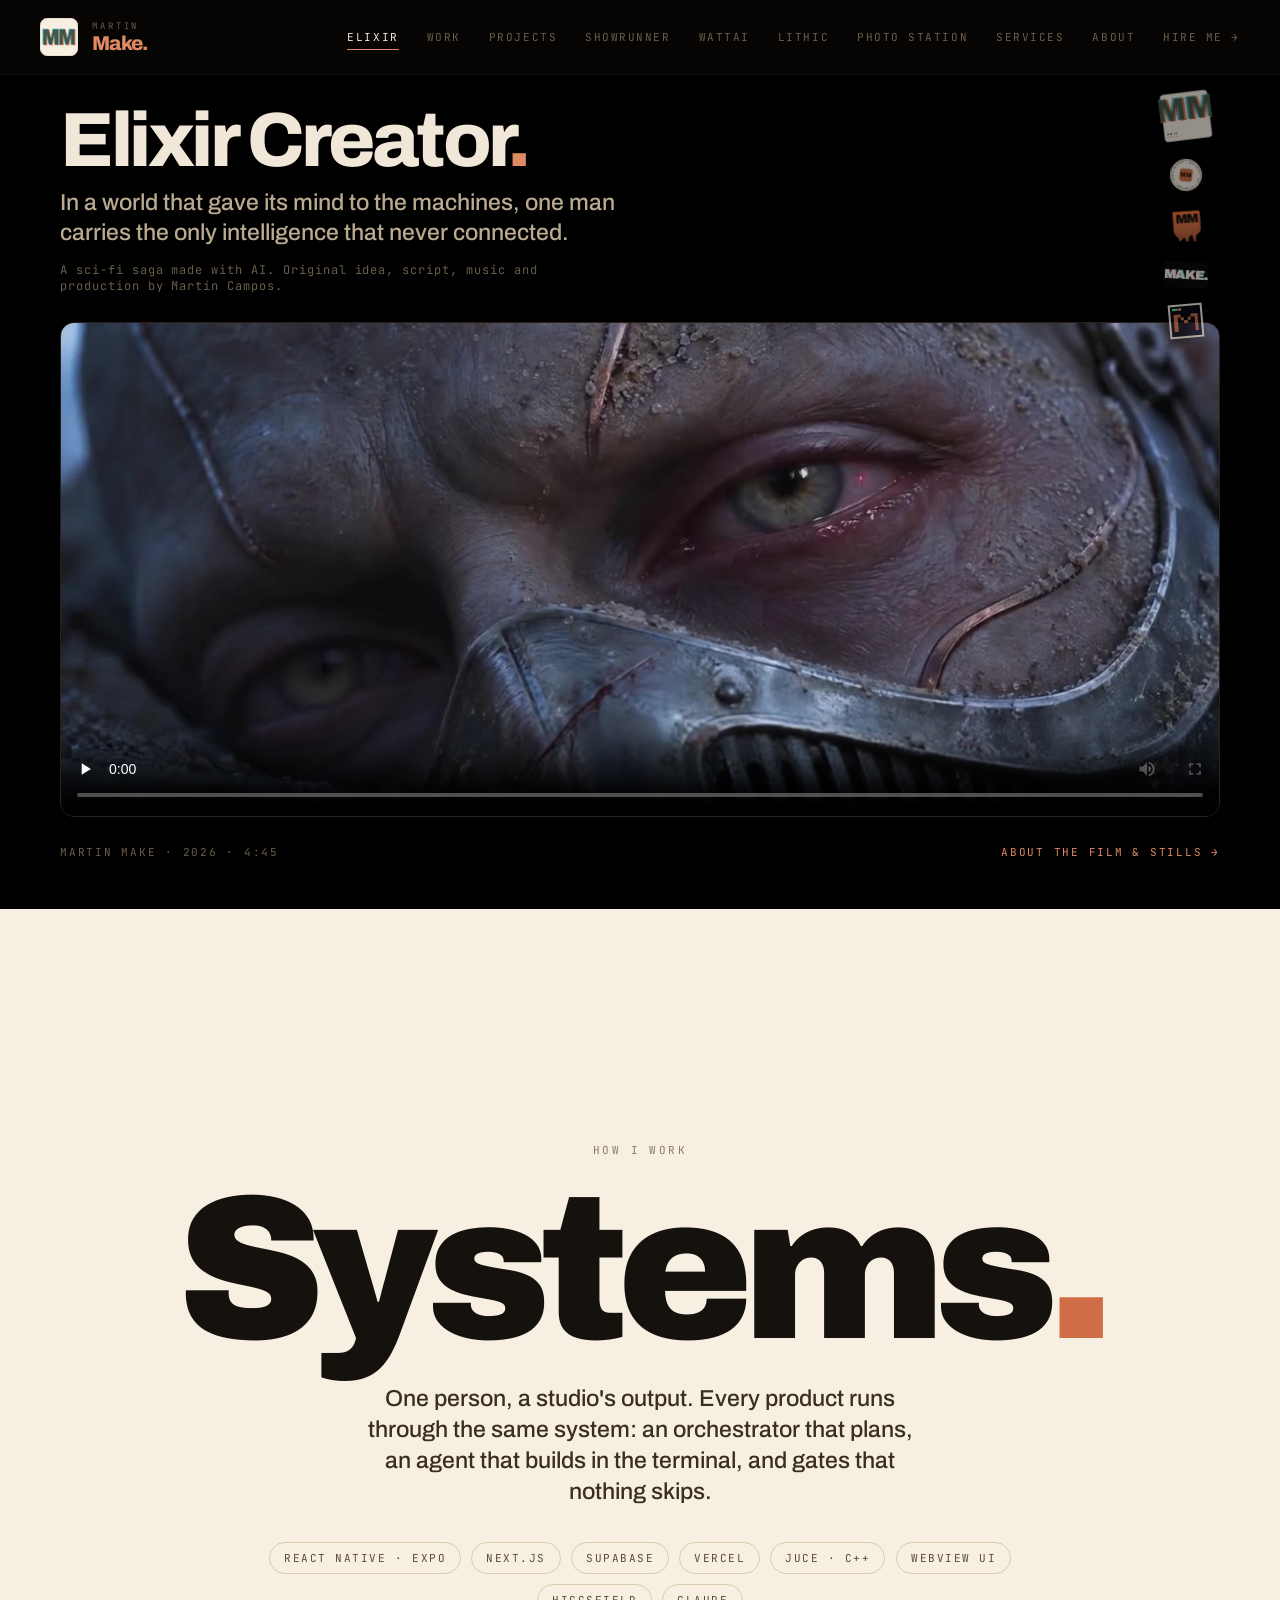
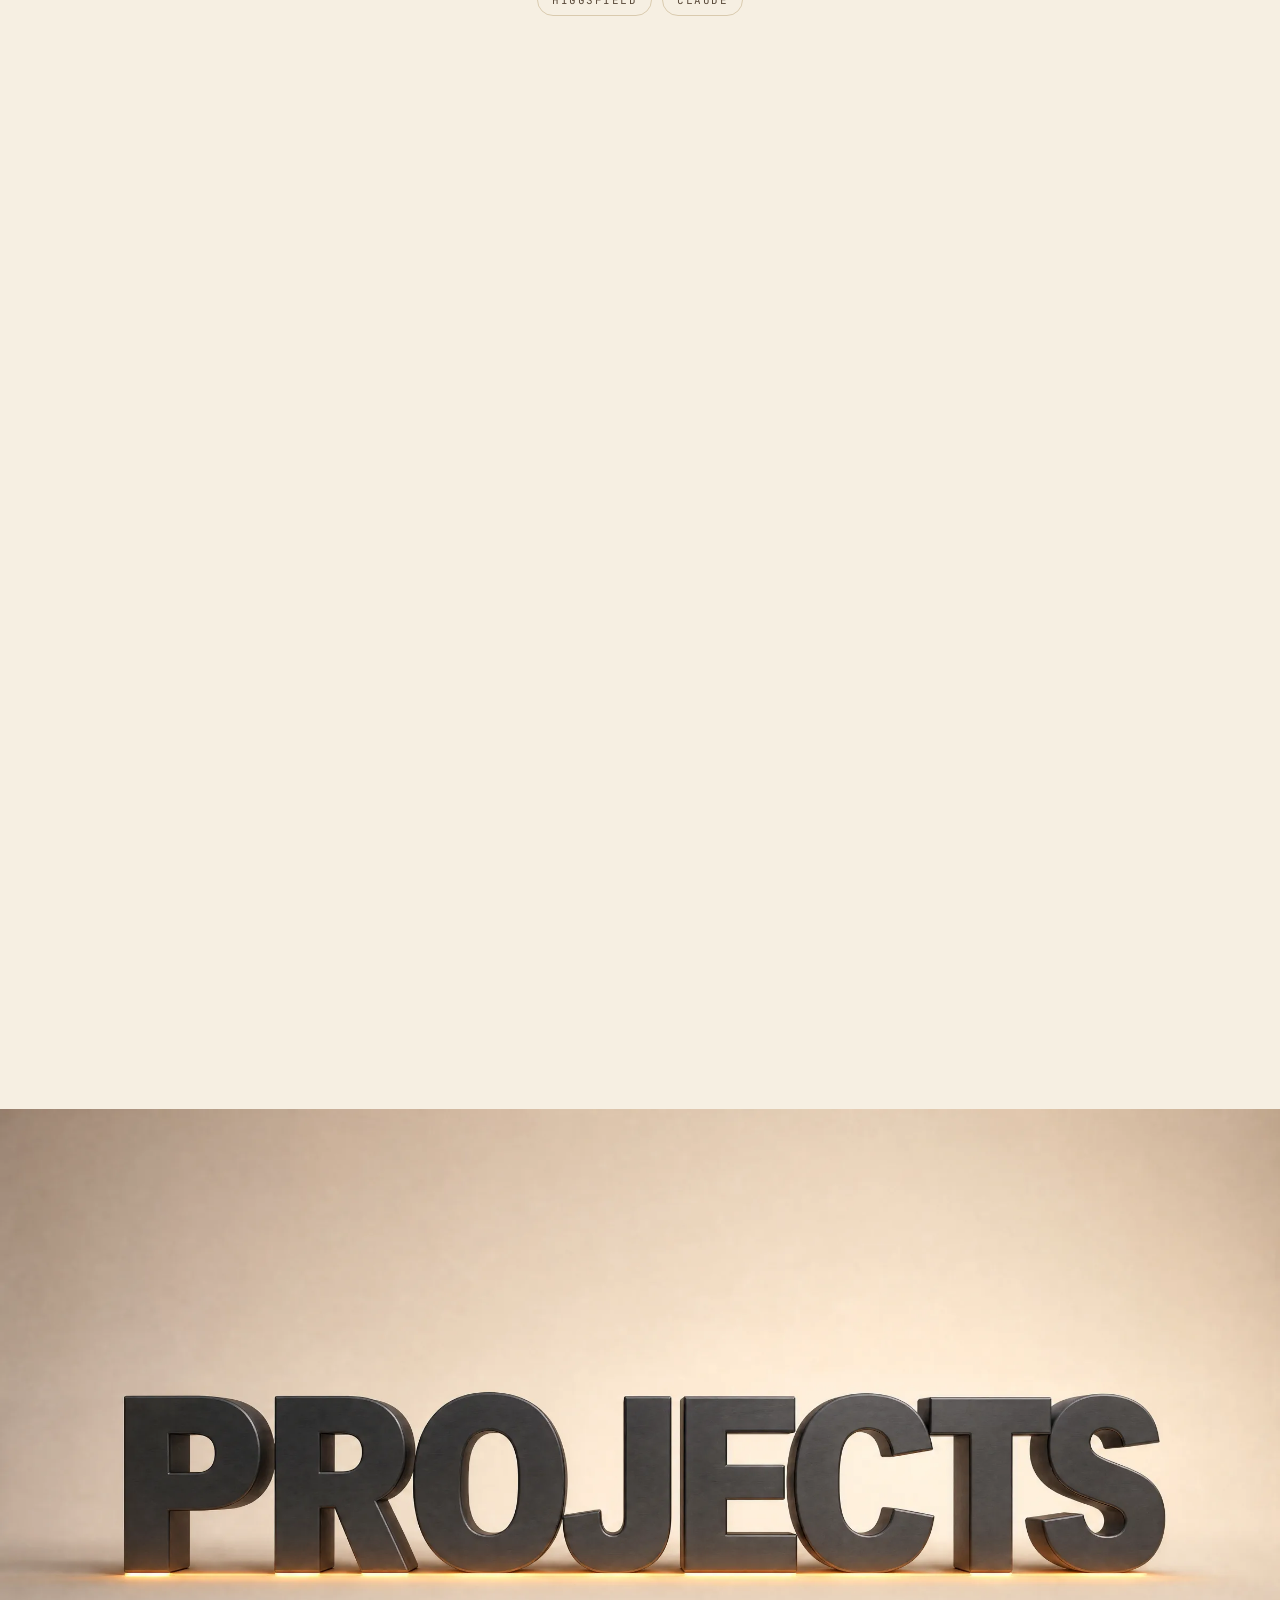
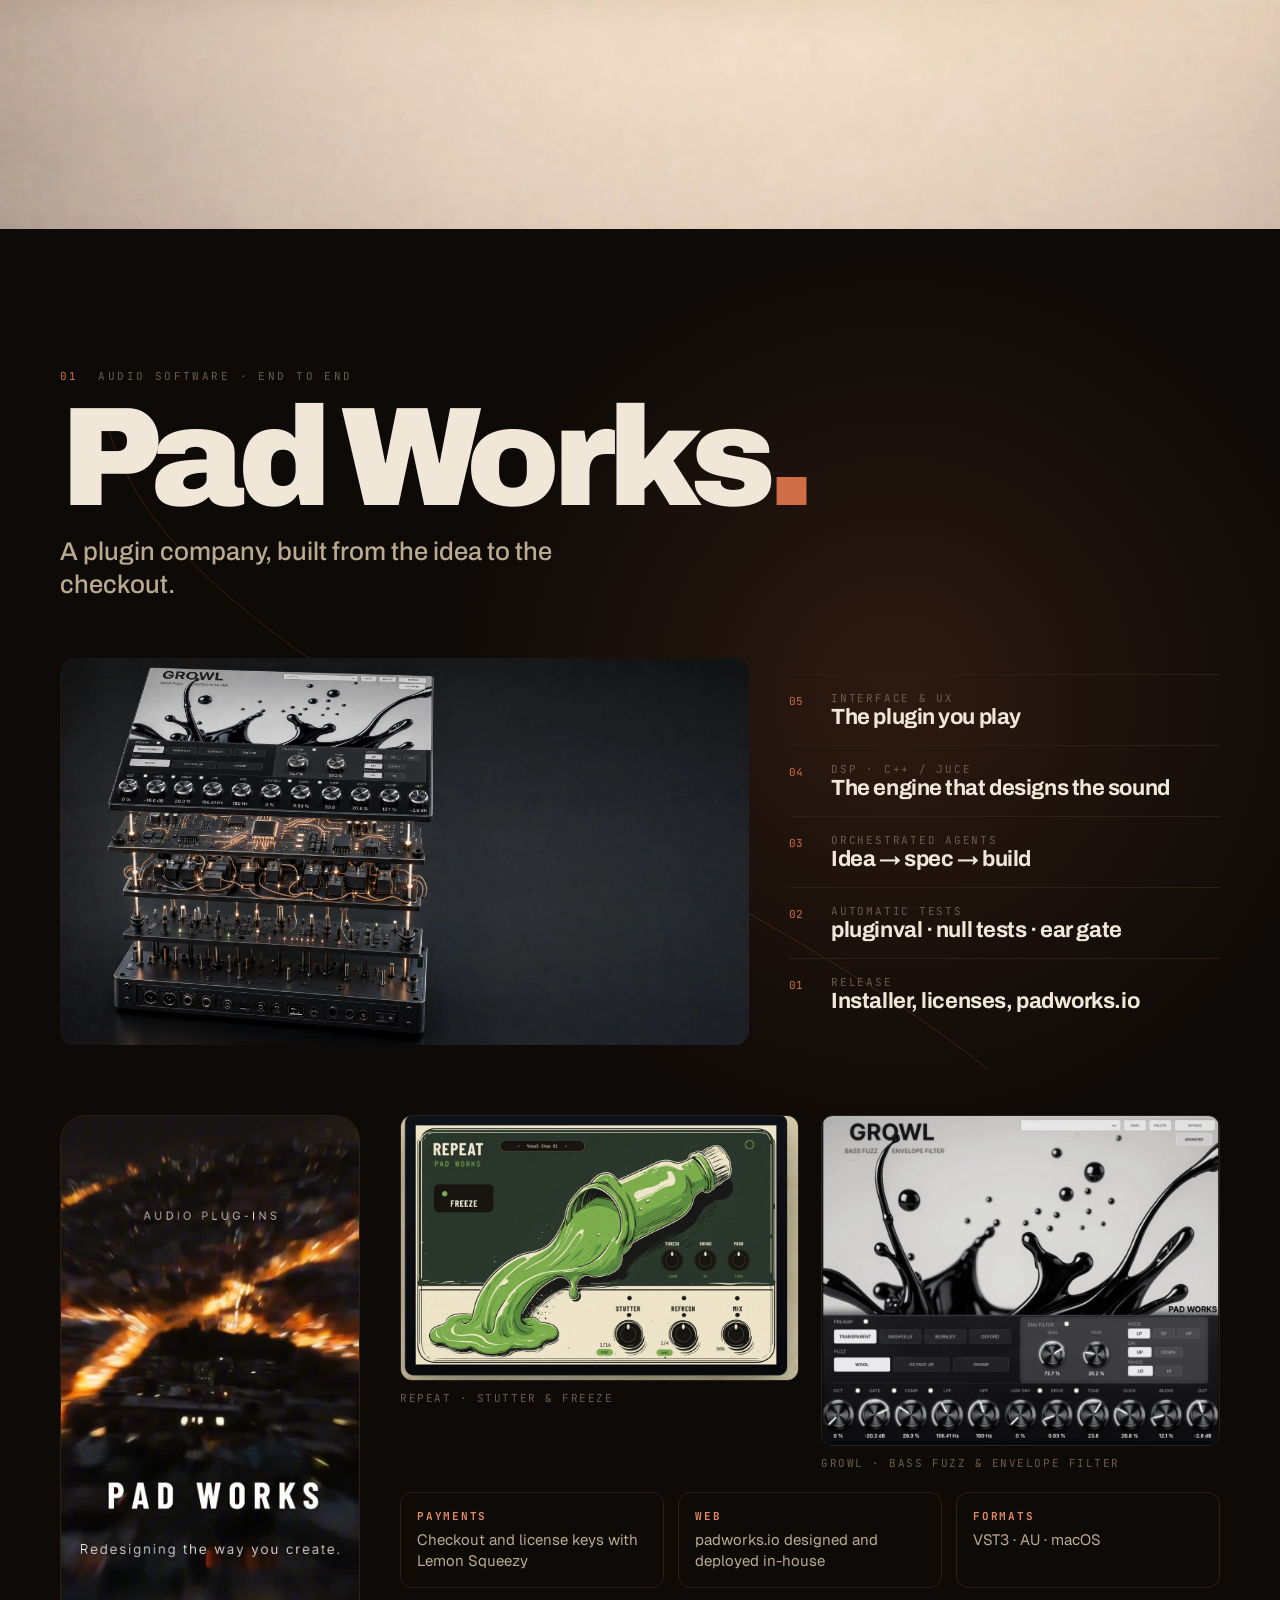
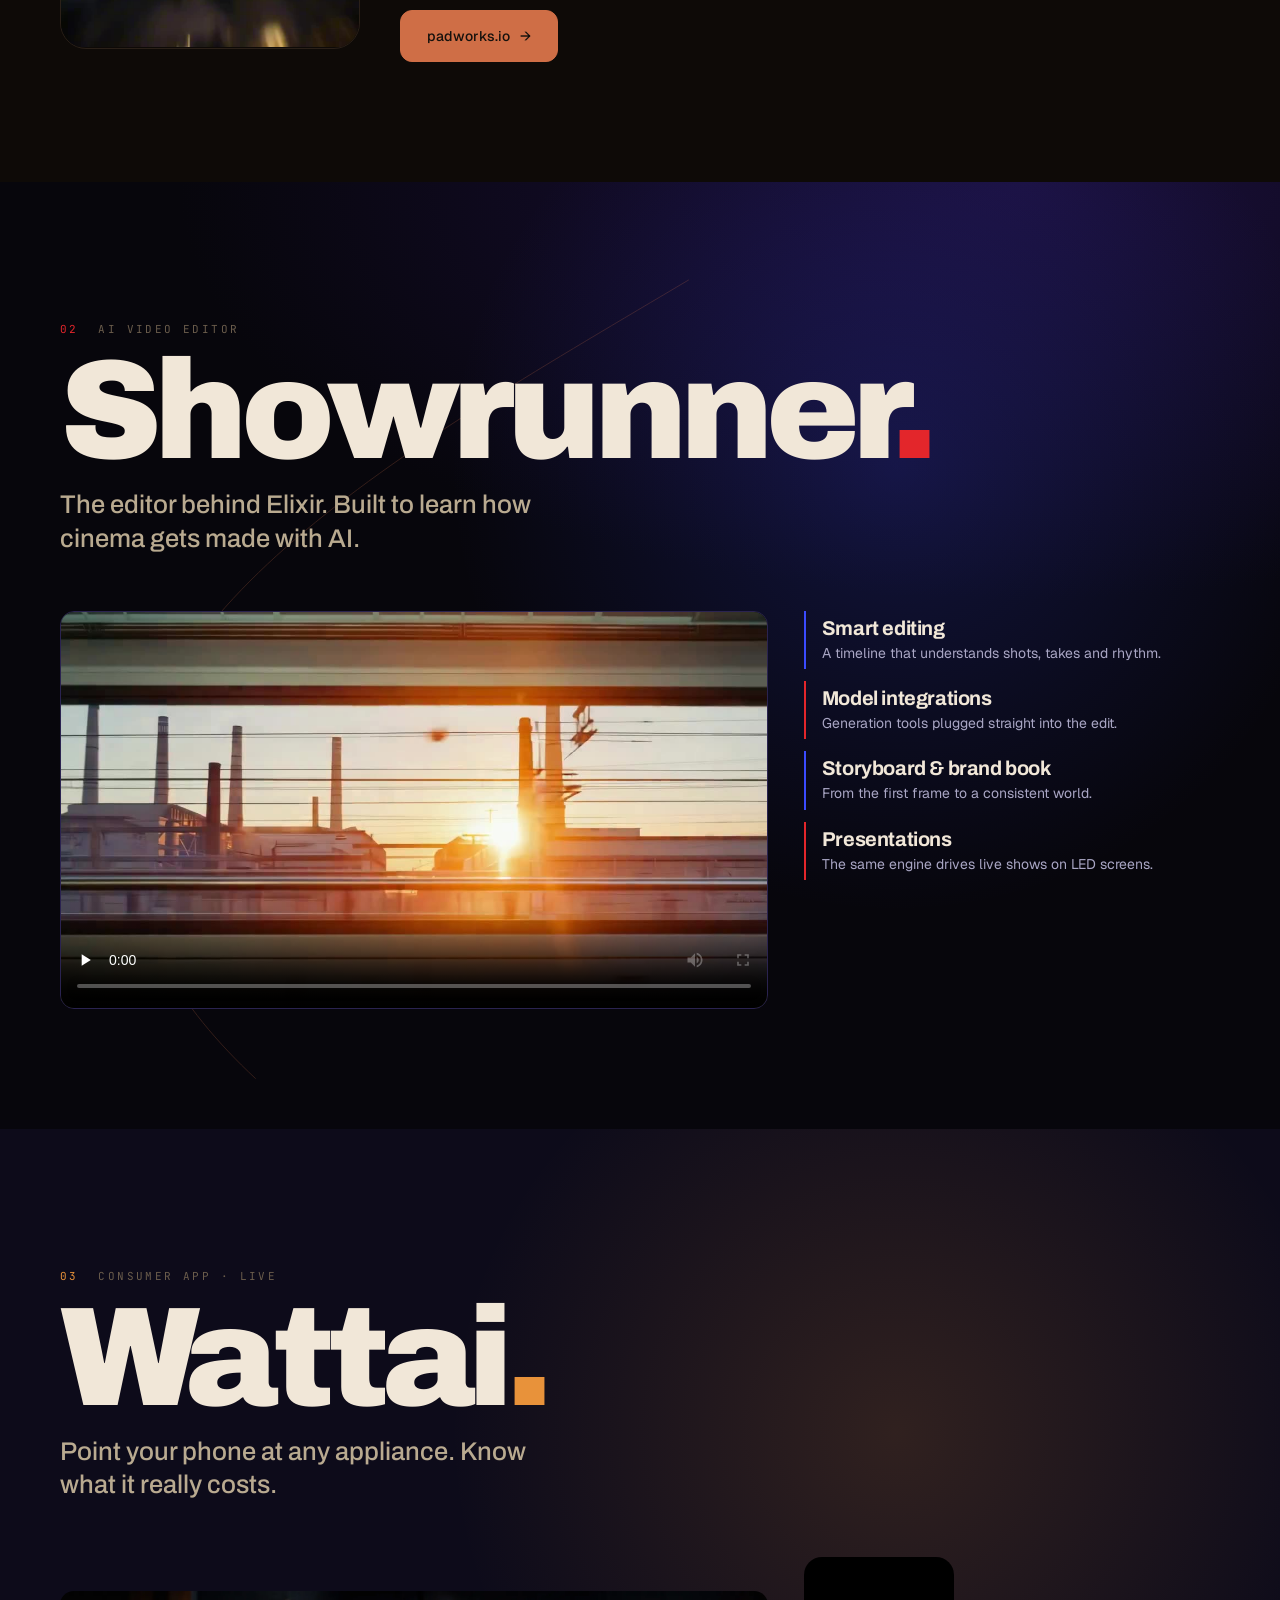
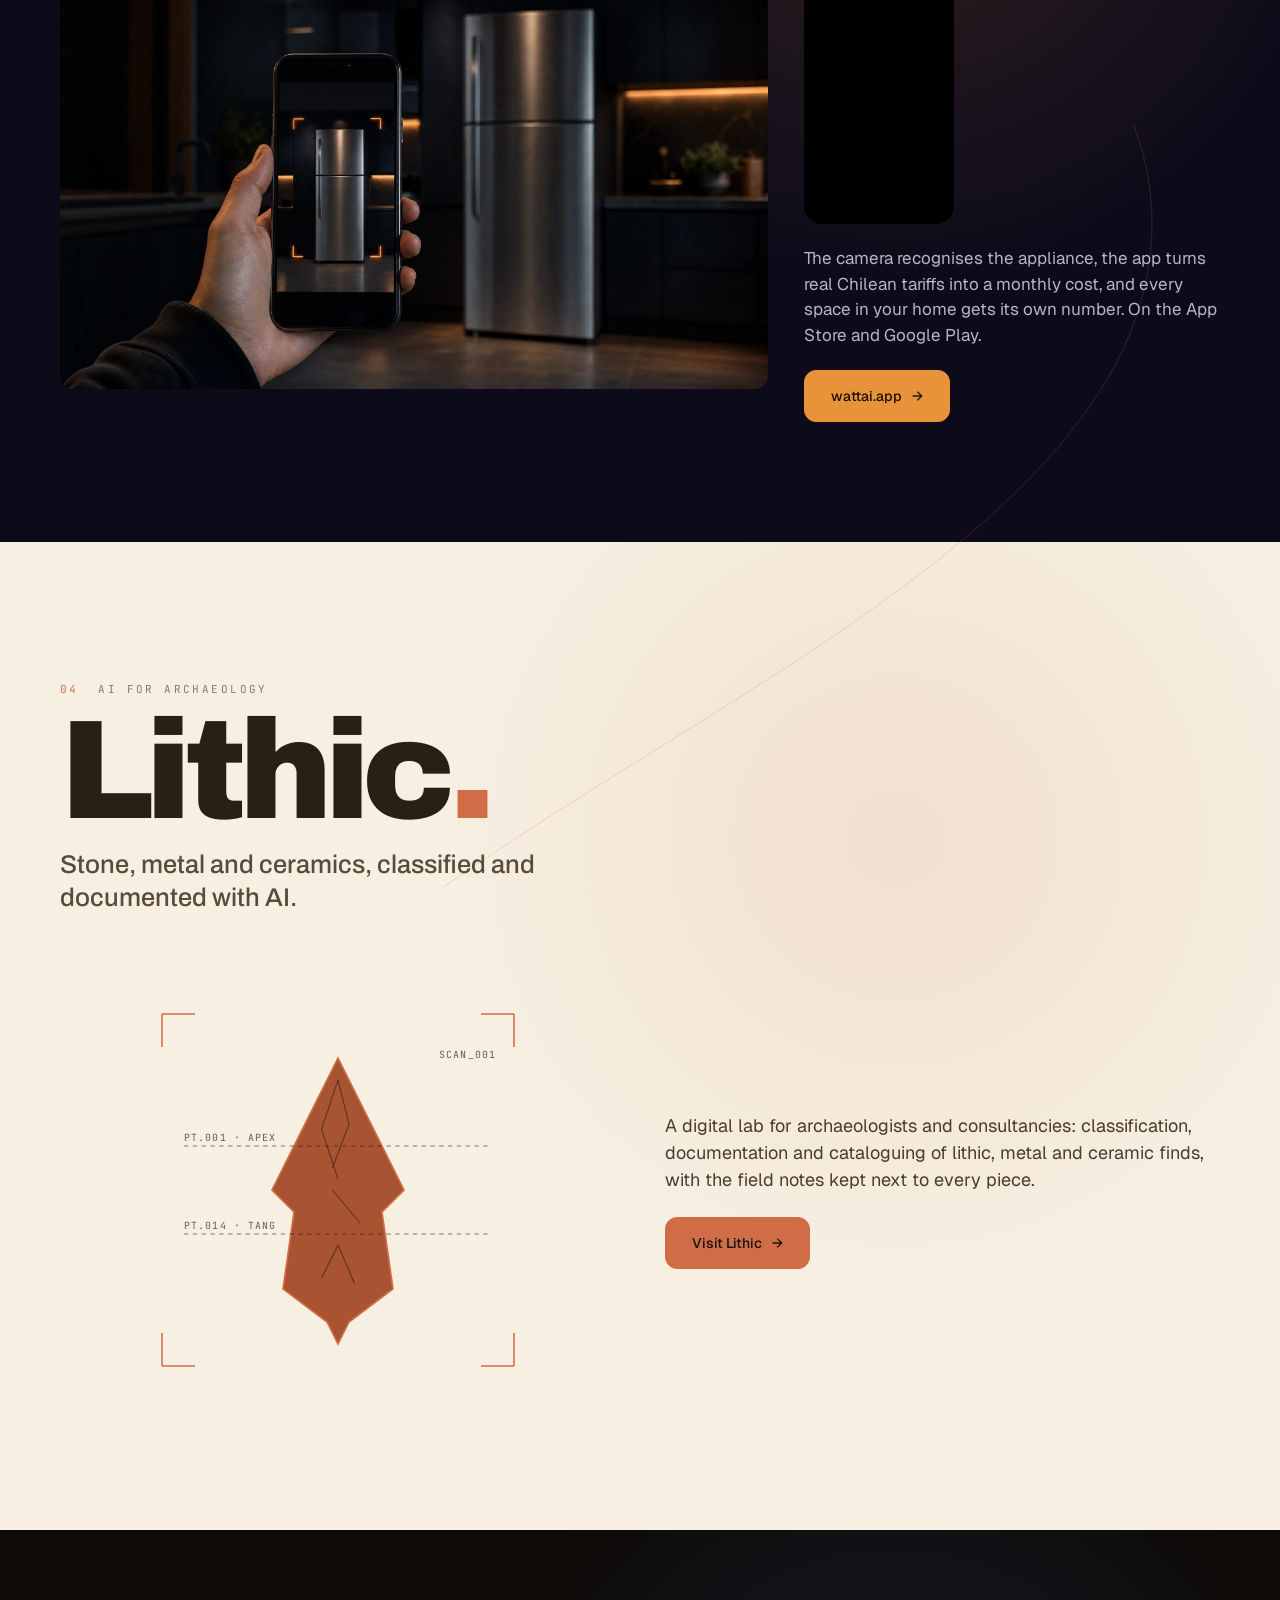
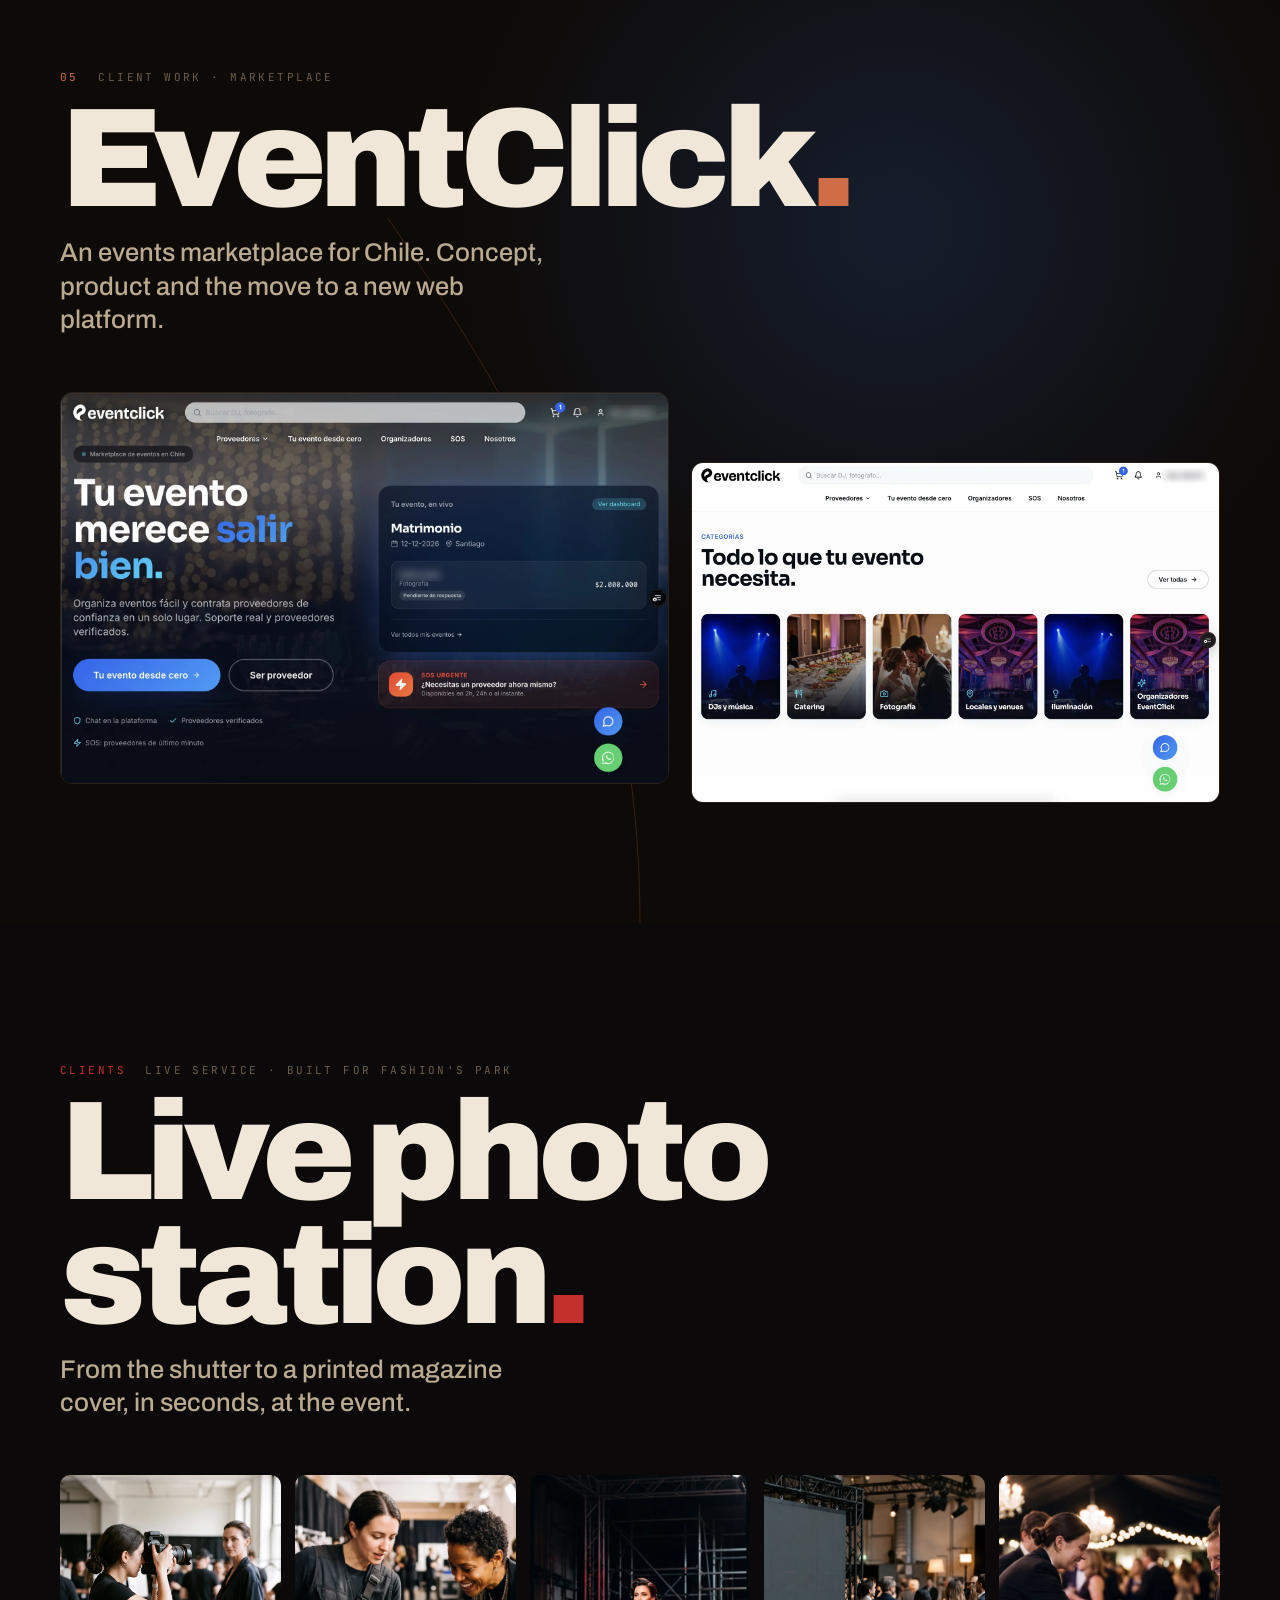
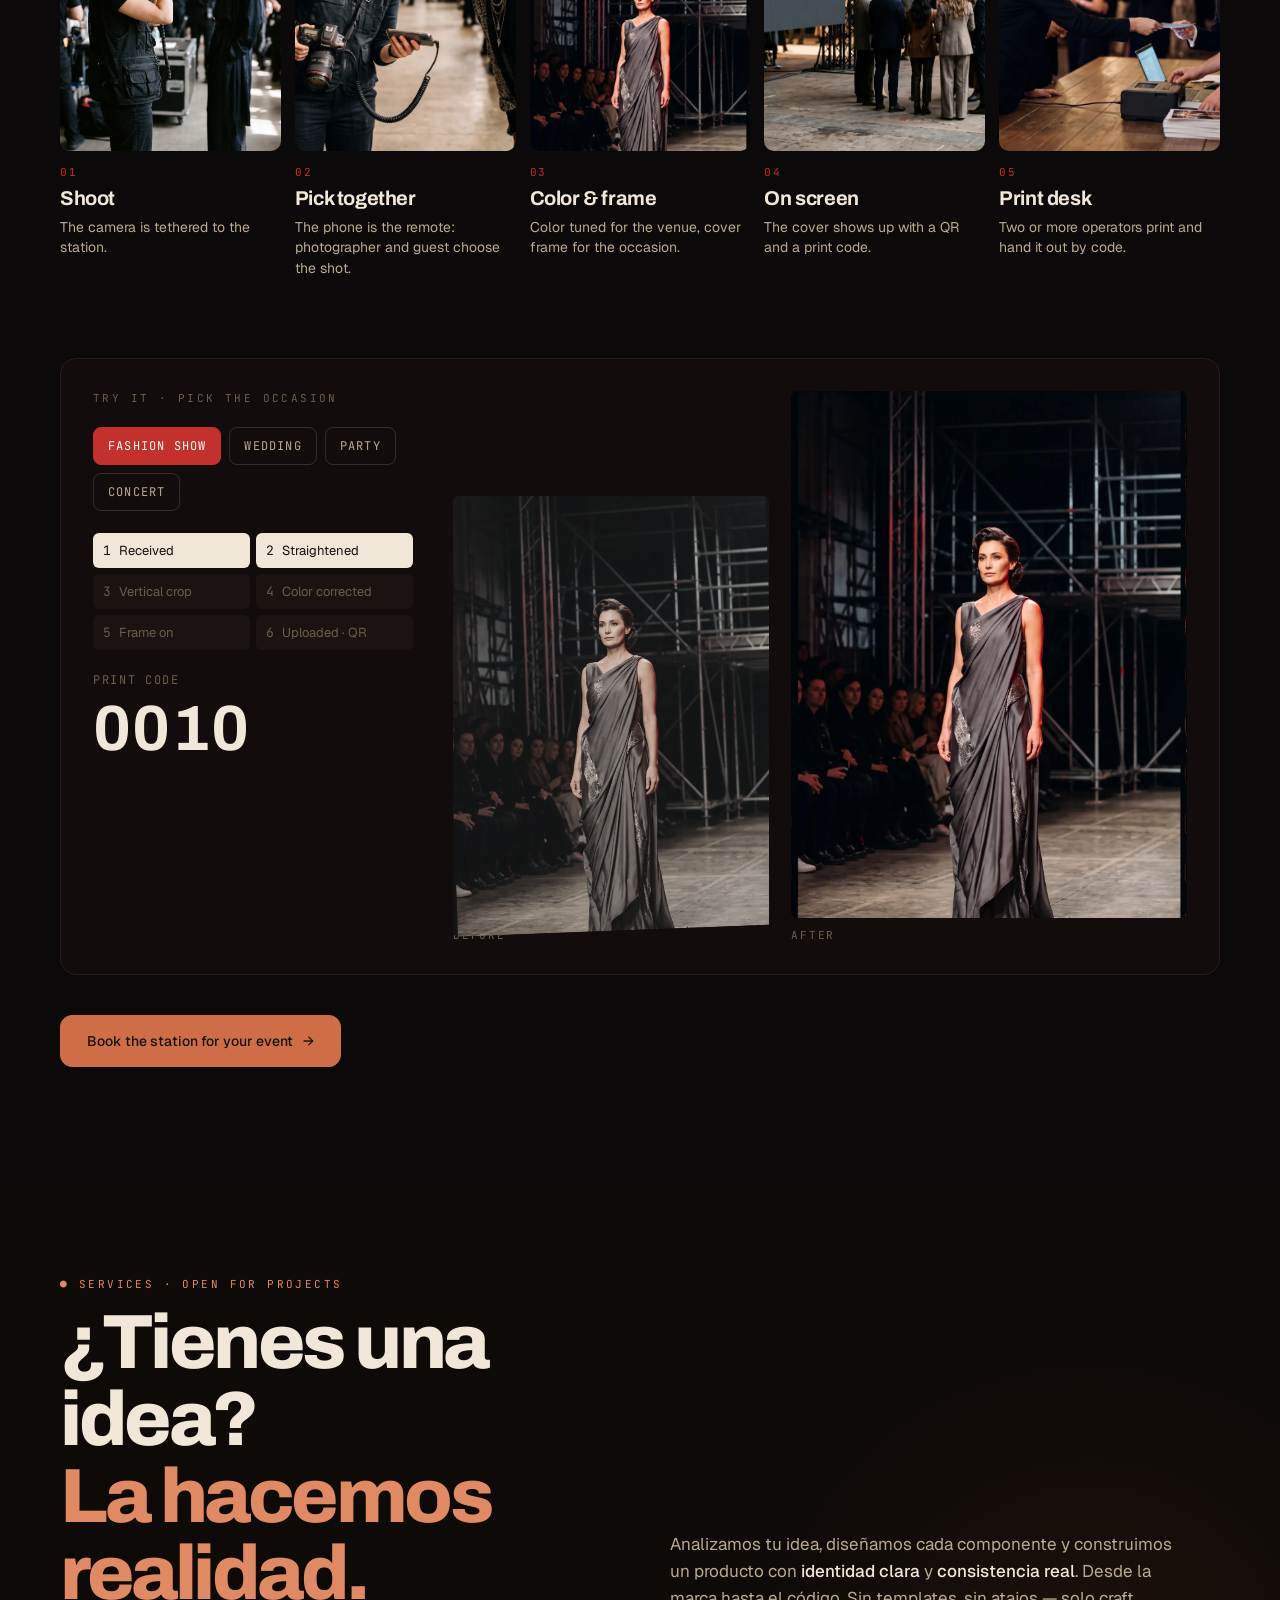
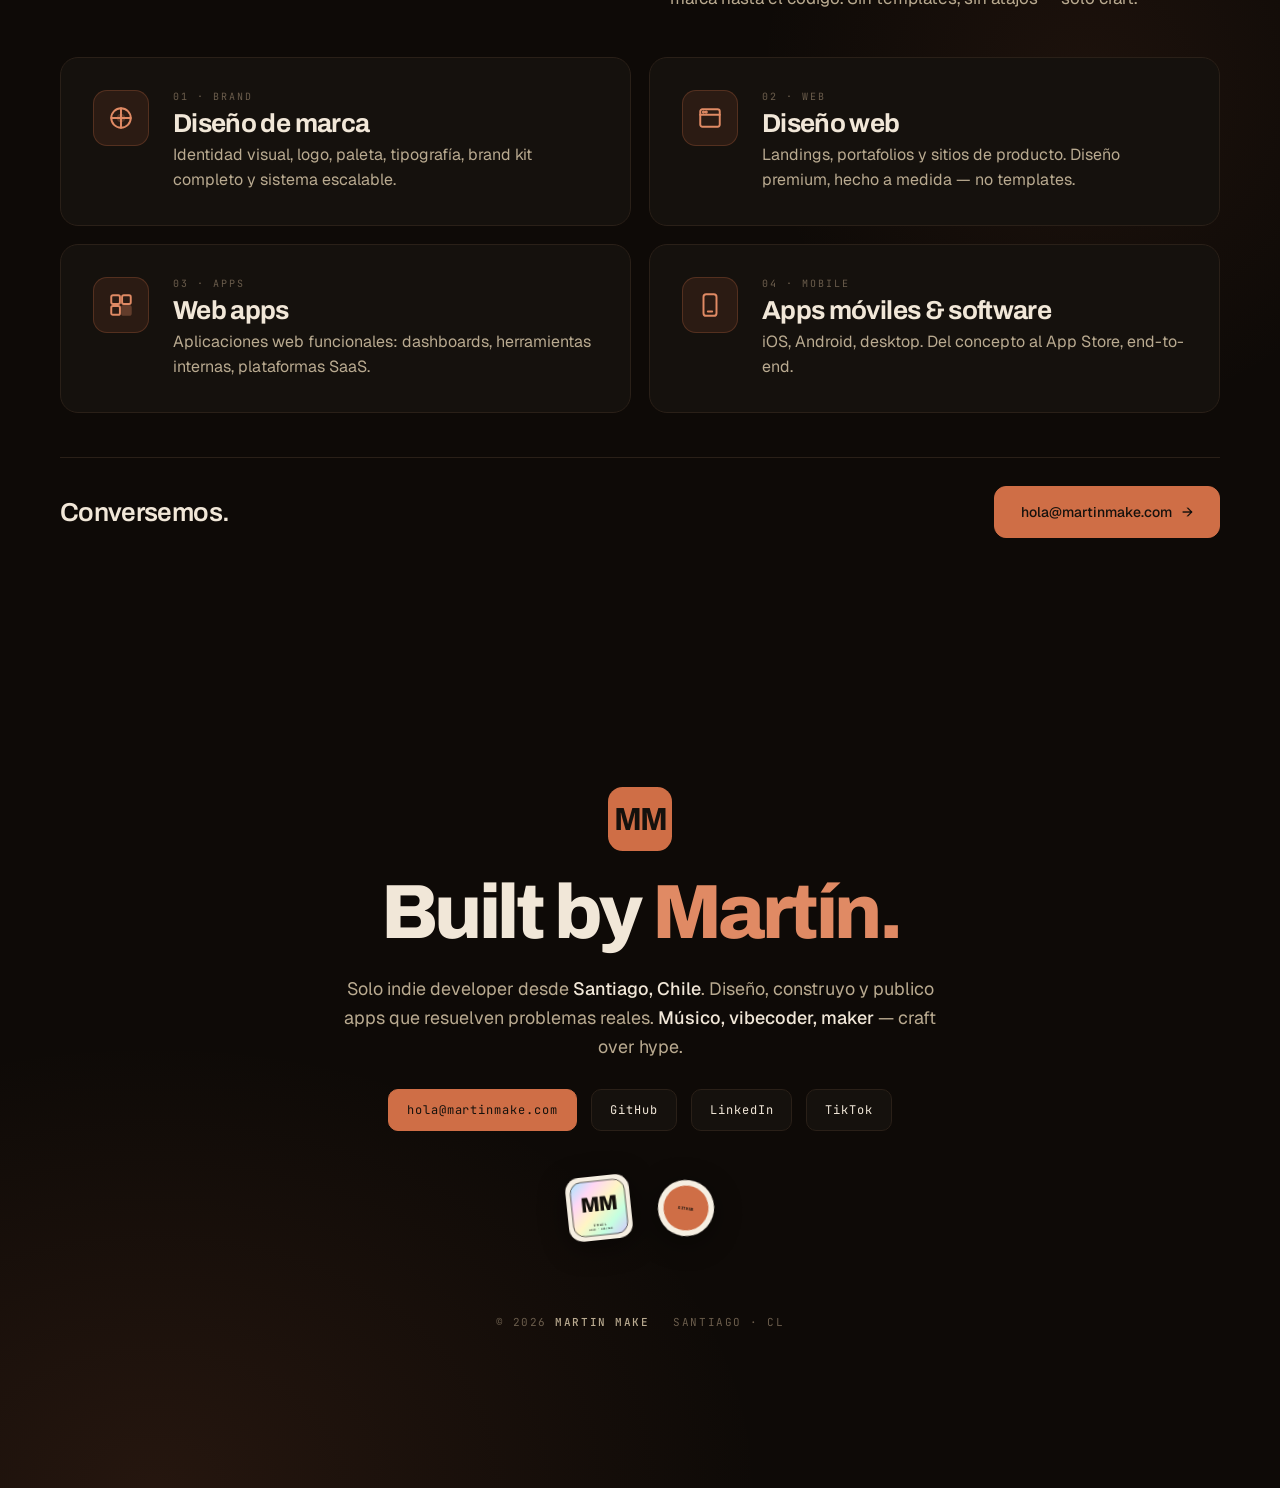
<file: index.html>
<!doctype html>
<html lang="es">
<head>
<meta charset="utf-8">
<meta name="viewport" content="width=device-width, initial-scale=1">
<title>Martin Make — Indie App Studio | Santiago, Chile</title>
<meta name="description" content="Indie app studio from Santiago, Chile. We design and build apps that solve real problems. Wattai, Pad Works, Lithic. Brand design, web development, and mobile apps.">
<meta name="keywords" content="indie developer, app studio, Santiago Chile, mobile app development, brand design, web development, React Native, Wattai, Pad Works, Lithic">
<meta name="author" content="Martín Campos">

<!-- Open Graph -->
<meta property="og:title" content="Martin Make — Indie App Studio">
<meta property="og:description" content="Indie app studio from Santiago, Chile. Apps that solve real problems.">
<meta property="og:type" content="website">
<meta property="og:url" content="https://martinmake.com">
<meta property="og:image" content="https://martinmake.com/og-image.png">
<meta property="og:site_name" content="Martin Make">
<meta property="og:locale" content="es_CL">

<!-- Twitter Card -->
<meta name="twitter:card" content="summary_large_image">
<meta name="twitter:title" content="Martin Make — Indie App Studio">
<meta name="twitter:description" content="Apps that solve real problems. Santiago, Chile.">
<meta name="twitter:image" content="https://martinmake.com/og-image.png">

<link rel="canonical" href="https://martinmake.com">
<!-- Favicon -->
<link rel="icon" type="image/x-icon" href="favicon.ico">
<link rel="icon" type="image/png" sizes="32x32" href="favicon-32.png">
<link rel="icon" type="image/png" sizes="16x16" href="favicon-16.png">
<link rel="icon" type="image/svg+xml" href="favicon.svg">
<link rel="apple-touch-icon" sizes="180x180" href="apple-touch-icon.png">
<link rel="icon" type="image/png" sizes="192x192" href="favicon-192.png">

<script type="application/ld+json">
{
  "@context": "https://schema.org",
  "@graph": [
    {
      "@type": "Organization",
      "@id": "https://martinmake.com/#organization",
      "name": "Martin Make",
      "url": "https://martinmake.com",
      "logo": "https://martinmake.com/favicon.svg",
      "description": "Indie app studio from Santiago, Chile. We design, build, and ship apps that solve real problems.",
      "founder": {
        "@type": "Person",
        "name": "Martín Campos",
        "jobTitle": "Indie Developer & Designer",
        "url": "https://martinmake.com",
        "sameAs": [
          "https://github.com/MARTINMRVS"
        ]
      },
      "foundingDate": "2026",
      "address": {
        "@type": "PostalAddress",
        "addressLocality": "Santiago",
        "addressCountry": "CL"
      },
      "knowsAbout": [
        "Mobile App Development",
        "UI/UX Design",
        "Brand Design",
        "React Native",
        "Web Development",
        "AI Integration"
      ],
      "sameAs": [
        "https://github.com/MARTINMRVS"
      ]
    },
    {
      "@type": "WebSite",
      "@id": "https://martinmake.com/#website",
      "url": "https://martinmake.com",
      "name": "Martin Make",
      "publisher": { "@id": "https://martinmake.com/#organization" }
    },
    {
      "@type": "WebPage",
      "@id": "https://martinmake.com/#webpage",
      "url": "https://martinmake.com",
      "name": "Martin Make — Indie App Studio",
      "description": "Indie app studio from Santiago, Chile. Pad Works, Wattai, Lithic. Apps that solve real problems.",
      "isPartOf": { "@id": "https://martinmake.com/#website" },
      "about": { "@id": "https://martinmake.com/#organization" }
    },
    {
      "@type": "Service",
      "name": "Brand Design",
      "description": "Complete visual identity: logo, color palette, typography, brand kit.",
      "provider": { "@id": "https://martinmake.com/#organization" },
      "areaServed": {
        "@type": "Place",
        "name": "Latin America"
      }
    },
    {
      "@type": "Service",
      "name": "Web Design & Development",
      "description": "Landing pages, portfolios, and product sites. Premium design, no templates.",
      "provider": { "@id": "https://martinmake.com/#organization" }
    },
    {
      "@type": "Service",
      "name": "Web Apps",
      "description": "Functional web applications. Dashboards, tools, platforms.",
      "provider": { "@id": "https://martinmake.com/#organization" }
    },
    {
      "@type": "Service",
      "name": "Mobile App Development",
      "description": "iOS and Android apps. From concept to App Store.",
      "provider": { "@id": "https://martinmake.com/#organization" }
    },
    {
      "@type": "SoftwareApplication",
      "name": "Wattai",
      "applicationCategory": "UtilitiesApplication",
      "operatingSystem": "iOS, Android",
      "url": "https://wattai.app",
      "description": "Energy consumption calculator with AI-powered appliance scanning.",
      "author": { "@id": "https://martinmake.com/#organization" },
      "offers": {
        "@type": "Offer",
        "price": "0",
        "priceCurrency": "USD"
      }
    },
    {
      "@type": "SoftwareApplication",
      "name": "Pad Works",
      "applicationCategory": "MultimediaApplication",
      "operatingSystem": "Windows, macOS",
      "url": "https://padworks.io",
      "description": "Expansion kit generator for Akai MPC with smart sample assignment and 6 export formats.",
      "author": { "@id": "https://martinmake.com/#organization" },
      "offers": {
        "@type": "Offer",
        "price": "39",
        "priceCurrency": "USD"
      }
    },
    {
      "@type": "SoftwareApplication",
      "name": "Lithic",
      "applicationCategory": "BusinessApplication",
      "url": "https://lithic-ai-landing.vercel.app",
      "description": "AI-powered archaeological analysis tool for lithics, metals, and ceramics.",
      "author": { "@id": "https://martinmake.com/#organization" }
    }
  ]
}
</script>
<link href="https://fonts.googleapis.com/css2?family=Archivo:wght@400;500;600;700;800&family=Geist:wght@300;400;500;600;700&family=JetBrains+Mono:wght@400;500;600&display=swap" rel="stylesheet">
<style>
  * { box-sizing: border-box; margin: 0; padding: 0; }

  :root {
    --bg:#0e0a07; --bg-2:#15110d; --bg-3:#1c1612;
    --rule:#2a2018; --rule-soft:#1f1812;
    --fg:#f1e7d8; --fg-2:#b9aa90; --fg-mute:#6b5d4c;
    --terra:#cf6e46; --terra-2:#e08a64; --terra-deep:#a85433;
    --paper:#f6efe2; --paper-fg:#2a1f15;
    --olive:#7a8b6f; --amber:#d49a3e; --brick:#c4513f; --slate:#6b8a9e;
    --wattai:#E8923A;
    --live:#7ec07e;
  }

  html { scroll-snap-type: y proximity; overflow-y: scroll; scroll-behavior: smooth; }
  body {
    background: var(--bg); color: var(--fg);
    font-family: 'Geist', sans-serif;
    -webkit-font-smoothing: antialiased;
    overflow-x: hidden;
    overflow-x: clip; /* clip doesn't create a scroll container, so position: sticky works */
  }
  @media (max-width: 768px) {
    html { scroll-snap-type: none; }
  }
  @media (prefers-reduced-motion: reduce) {
    * { animation: none !important; transition: none !important; }
    /* animations are off, so show the final state of every .in-view reveal */
    .film-head, .film-player, .hero-lockup, .hero-title, .hero-sub,
    .product-text, .product-visual, .pad, .services-head, .service-card,
    .services-cta, .about-inner { opacity: 1 !important; transform: none !important; }
    .lithic-stage .scan-line { stroke-dashoffset: 0 !important; }
  }

  /* ─── Header ─── */
  header.nav {
    position: fixed; top: 0; left: 0; right: 0; z-index: 100;
    padding: 18px 40px;
    display: flex; justify-content: space-between; align-items: center;
    background: rgba(14,10,7,0.55);
    backdrop-filter: blur(14px); -webkit-backdrop-filter: blur(14px);
    border-bottom: 1px solid rgba(42,32,24,0.5);
  }
  .nav .brand {
    display:flex; align-items:center; gap:14px;
    text-decoration: none;
  }
  .nav .brand-mark { width: 38px; height: 38px; flex-shrink: 0; display:block; }
  .nav .brand-text {
    display: flex; flex-direction: column;
    line-height: 1; gap: 2px;
  }
  .nav .brand-text .small {
    font-family: 'JetBrains Mono', monospace;
    font-size: 9px; letter-spacing: 0.32em;
    color: var(--fg-mute); text-transform: uppercase;
  }
  .nav .brand-text .big {
    font-family: 'Archivo', sans-serif; font-weight: 800;
    font-size: 20px; letter-spacing: -0.035em;
    color: var(--terra-2);
  }
  .nav ul {
    display: flex; gap: 28px; list-style: none;
    font-family: 'JetBrains Mono', monospace; font-size: 11px;
    letter-spacing: 0.14em; text-transform: uppercase;
  }
  .nav ul a {
    color: var(--fg-mute); text-decoration: none;
    transition: color 200ms ease-out;
    padding: 4px 0; position: relative;
  }
  .nav ul a:hover, .nav ul a.active { color: var(--fg); }
  .nav ul a.active::after {
    content:''; position:absolute; left:0; right:0; bottom:-2px;
    height:1px; background: var(--terra-2);
  }
  .menu-toggle { display:none; background:none; border:none; color:var(--fg); font-size: 22px; cursor:pointer; }

  /* ─── Sticker column (right rail) ─── */
  .sticker-rail {
    position: fixed; top: 90px; right: 68px; z-index: 200;
    display: flex; flex-direction: column; align-items: center;
    gap: 16px;
    pointer-events: none;
  }
  .sticker {
    pointer-events: auto;
    background: none; border: none; padding: 0;
    cursor: pointer;
    filter: drop-shadow(0 6px 14px rgba(0,0,0,0.45));
    transition: transform 240ms ease-out;
    display: block;
  }
  .sticker svg { width: 100%; height: 100%; display: block; }
  .sticker.s-riso  { width: 52px; height: 52px; transform: rotate(-7deg); }
  .sticker.s-circ  { width: 34px; height: 34px; transform: rotate(6deg); }
  .sticker.s-liq   { width: 34px; height: 38px; transform: rotate(-4deg); }
  .sticker.s-glt   { width: 44px; height: 26px; transform: rotate(3deg); }
  .sticker.s-pix   { width: 34px; height: 34px; transform: rotate(-5deg); }

  /* Dock magnification — rail stickers only */
  .sticker-rail .sticker {
    transition: transform 150ms ease-out, opacity 150ms ease-out;
    transform-origin: center center;
    will-change: transform;
    opacity: 0.6;
  }
  .sticker-rail .sticker:hover { opacity: 1; }
  @media (prefers-reduced-motion: reduce) {
    .sticker-rail .sticker { transition: none; opacity: 0.85; }
  }

  /* About stickers */
  .sticker.s-holo  { width: 70px; height: 70px; transform: rotate(-6deg); }
  .sticker.s-holo:hover  { transform: rotate(-6deg) scale(1.05); }
  .sticker.s-dot   { width: 60px; height: 60px; transform: rotate(8deg); }
  .sticker.s-dot:hover   { transform: rotate(8deg) scale(1.05); }
  .about-stickers { display: flex; gap: 22px; justify-content: center; align-items: center; margin-top: 18px; }

  /* Caption sticker bottom-left */
  .sticker.s-cap {
    position: fixed; left: 24px; bottom: 24px; z-index: 200;
    width: 140px; height: auto; transform: rotate(-4deg);
    cursor: default;
    transition: opacity 240ms ease-out;
  }
  /* hidden while it would sit on top of the Elixir player / credit line */
  .sticker.s-cap.is-hidden { opacity: 0; pointer-events: none; }
  @media (max-width: 900px) {
    .sticker-rail { right: 10px; gap: 12px; top: 72px; }
    .sticker.s-riso { width: 40px; height: 40px; }
    .sticker.s-circ, .sticker.s-pix { width: 28px; height: 28px; }
    .sticker.s-liq { width: 28px; height: 31px; }
    .sticker.s-glt { width: 36px; height: 21px; }
    .sticker.s-cap { width: 96px; left: 12px; bottom: 12px; }
  }
  @media (max-width: 600px) {
    .sticker-rail .s-glt, .sticker-rail .s-liq, .sticker-rail .s-pix { display: none; }
  }
  /* 10 links: tighten the inline menu so it still fits before the hamburger kicks in */
  @media (max-width: 1100px) {
    .nav ul { gap: 16px; letter-spacing: 0.1em; }
  }
  @media (max-width: 860px) {
    .nav ul { gap: 12px; letter-spacing: 0.06em; }
  }
  @media (max-width: 768px) {
    header.nav { padding: 14px 20px; }
    .nav ul { display: none; }
    .nav ul.open {
      display: flex; flex-direction: column; gap: 12px;
      position: absolute; top: 100%; left: 0; right: 0;
      background: rgba(14,10,7,0.95); backdrop-filter: blur(14px);
      padding: 20px; border-bottom: 1px solid var(--rule);
    }
    .menu-toggle { display: block; }
  }

  /* ─── Sections base ─── */
  section {
    scroll-snap-align: start;
    min-height: 100vh;
    display: flex; align-items: center; justify-content: center;
    padding: 90px 60px 50px;
    position: relative;
    overflow: hidden;
  }
  @media (max-width: 768px) {
    section { padding: 84px 18px 40px; min-height: auto; }
  }
  .container { max-width: 1320px; width: 100%; margin: 0 auto; }

  /* badges */
  .badge {
    display: inline-flex; align-items: center; gap: 8px;
    padding: 7px 14px; border-radius: 999px;
    font-size: 12px;
    font-family: 'JetBrains Mono', monospace; font-size: 11px;
    letter-spacing: 0.16em; text-transform: uppercase;
    border: 1px solid var(--rule);
  }
  .badge.live { color: var(--live); border-color: rgba(126,192,126,0.35); }
  .badge.live::before { content:''; width:6px; height:6px; border-radius:50%; background: var(--live); box-shadow: 0 0 8px var(--live); }
  .badge.beta { color: var(--amber); border-color: rgba(212,154,62,0.45); }
  .badge.dev { color: var(--fg-2); }
  .badge.dev::before { content:''; width:6px; height:6px; border-radius:50%; background: var(--fg-mute); }

  /* CTAs */
  .cta {
    display: inline-flex; align-items: center; gap: 10px;
    padding: 16px 26px; border-radius: 12px;
    font-size: 16px;
    font-family: 'Geist', sans-serif; font-weight: 500; font-size: 14px;
    text-decoration: none; transition: all 240ms ease-out;
    border: 1px solid var(--rule);
    color: var(--fg); background: var(--bg-2);
  }
  .cta:hover { border-color: var(--terra-2); color: var(--terra-2); transform: translateY(-1px); }
  .cta.primary { background: var(--terra); color: var(--ink, #15110d); border-color: var(--terra); }
  .cta.primary:hover { background: var(--terra-2); border-color: var(--terra-2); color: #15110d; }
  .cta .arrow { transition: transform 240ms ease-out; }
  .cta:hover .arrow { transform: translateX(3px); }

  /* ════════ 01 HERO ════════ */
  #hero { background: var(--bg); }
  #hero::before {
    content:''; position:absolute; bottom:-20%; left:-10%;
    width: 60%; height: 60%;
    background: radial-gradient(ellipse, rgba(207,110,70,0.18), transparent 70%);
    pointer-events: none;
  }
  .hero-inner {
    text-align: center;
    display: flex; flex-direction: column; align-items: center;
    gap: 32px;
  }
  .hero-lockup {
    display: flex; flex-direction: column; align-items: center; gap: 12px;
    opacity: 0; transform: translateY(8px) scale(0.96);
  }
  .hero-lockup .hero-small { margin-bottom: -2px; }
  .in-view .hero-lockup { animation: fadeUp 600ms ease-out forwards; }
  .hero-mark { width: 144px; height: 144px; display: block; }
  .hero-lockup .hero-small {
    font-family: 'JetBrains Mono', monospace;
    font-size: 12px; letter-spacing: 0.36em;
    color: var(--fg-mute); text-transform: uppercase;
  }
  .hero-lockup .hero-word {
    font-family: 'Archivo', sans-serif; font-weight: 800;
    font-size: 56px; letter-spacing: -0.04em;
    color: var(--terra-2); line-height: 1;
  }
  .hero-title {
    font-family: 'Archivo', sans-serif; font-weight: 800;
    font-size: clamp(48px, 7vw, 96px); letter-spacing: -0.045em;
    line-height: 0.98; max-width: 14ch;
    opacity: 0; transform: translateY(12px);
  }
  .hero-title .accent { color: var(--terra-2); }
  .in-view .hero-title { animation: fadeUp 600ms 220ms ease-out forwards; }
  .hero-sub {
    font-family: 'JetBrains Mono', monospace; font-size: 12px;
    letter-spacing: 0.22em; text-transform: uppercase;
    color: var(--fg-mute);
    opacity: 0; transform: translateY(8px);
  }
  .in-view .hero-sub { animation: fadeUp 500ms 440ms ease-out forwards; }
  .hero-sub b { color: var(--fg-2); font-weight: 500; }
  /* ════════ Product section common ════════ */
  .product-grid {
    display: grid; grid-template-columns: 1fr 1.05fr;
    gap: 56px; align-items: center;
    width: 100%;
  }
  @media (max-width: 1024px) {
    .product-grid { gap: 40px; }
  }
  @media (max-width: 768px) {
    .product-grid { grid-template-columns: 1fr; gap: 36px; }
  }
  .product-text { display: flex; flex-direction: column; gap: 18px;
    opacity: 0; transform: translateX(-16px); }
  .in-view .product-text { animation: fadeRight 600ms ease-out forwards; }
  .product-text h2 {
    font-family: 'Archivo', sans-serif; font-weight: 800;
    font-size: clamp(54px, 7vw, 100px);
    letter-spacing: -0.045em; line-height: 0.96;
  }
  .product-text h2 .dot { color: var(--terra-2); }
  .product-text .lede {
    font-family: 'Archivo', sans-serif; font-weight: 500;
    font-size: clamp(22px, 2.4vw, 32px); line-height: 1.22;
    letter-spacing: -0.02em; color: var(--fg);
    max-width: 22ch;
  }
  .product-text .body {
    font-size: clamp(16px, 1.25vw, 18px); line-height: 1.6; color: var(--fg-2);
    max-width: 46ch;
  }
  .product-text .body b { color: var(--fg); font-weight: 500; }
  .product-text .actions { display: flex; flex-wrap: wrap; gap: 12px; margin-top: 4px; }
  @media (max-width: 768px) {
    .product-text .actions .cta { flex: 1 1 auto; justify-content: center; min-width: 0; }
  }
  .product-visual { opacity: 0; transform: translateY(20px) scale(0.97); }
  .in-view .product-visual { animation: fadeUp 700ms 200ms ease-out forwards; }

  /* ════════ 02 PAD WORKS ════════ */
  .pad-grid {
    display: grid; grid-template-columns: repeat(4, 1fr); gap: 14px;
    aspect-ratio: 1/1; max-width: 640px; width: 100%; margin: 0 auto;
    padding: 32px; background: #0a0805;
    border: 1px solid var(--rule); border-radius: 28px;
    box-shadow: 0 30px 80px -20px rgba(0,0,0,0.6);
  }
  @media (max-width: 768px) {
    .pad-grid { max-width: 90vw; padding: 22px; gap: 10px; border-radius: 22px; }
  }
  .pad {
    aspect-ratio: 1/1;
    border-radius: 10px;
    background: linear-gradient(180deg, var(--bg-3), #110d09);
    border: 1px solid var(--rule);
    position: relative;
    transition: all 200ms ease-out;
    opacity: 0; transform: scale(0.6);
  }
  .pad::after {
    content:''; position:absolute; inset:5px;
    border-radius: 7px; opacity: 0.85;
  }
  .in-view .pad { animation: padIn 400ms ease-out forwards; }
  .pad:hover { transform: scale(0.96); filter: brightness(1.2); }
  /* coloured pads */
  .pad.c1::after { background: var(--terra); box-shadow: 0 0 16px rgba(207,110,70,0.4); }
  .pad.c2::after { background: var(--amber); box-shadow: 0 0 16px rgba(212,154,62,0.4); }
  .pad.c3::after { background: var(--olive); box-shadow: 0 0 14px rgba(122,139,111,0.35); }
  .pad.c4::after { background: var(--brick); box-shadow: 0 0 14px rgba(196,81,63,0.35); }
  .pad.c5::after { background: var(--slate); box-shadow: 0 0 14px rgba(107,138,158,0.3); }

  /* ════════ 03 WATTAI ════════ */
  .phone {
    width: clamp(280px, 28vw, 340px); aspect-ratio: 9/19;
    margin: 0 auto;
    background: #15110d;
    border-radius: 38px;
    border: 8px solid #1c1612;
    box-shadow:
      0 30px 80px -20px rgba(0,0,0,0.7),
      inset 0 0 0 1px rgba(255,255,255,0.04);
    padding: 14px 12px 18px;
    display: flex; flex-direction: column;
    position: relative;
  }
  .phone::before {
    content:''; position:absolute; top:8px; left:50%; transform:translateX(-50%);
    width: 80px; height: 22px; border-radius: 12px; background: #0a0805;
  }
  .phone-status {
    display: flex; justify-content: space-between;
    font-family: 'JetBrains Mono', monospace; font-size: 10px;
    color: var(--fg-2); padding: 0 12px 12px;
    margin-top: 26px;
  }
  .phone-screen {
    flex: 1; border-radius: 16px;
    background: linear-gradient(180deg, #1a1410, #100c08);
    padding: 20px 16px;
    display: flex; flex-direction: column; gap: 14px;
    border: 1px solid rgba(255,255,255,0.04);
  }
  .phone-screen .w-mark {
    width: 56px; height: 56px; border-radius: 14px;
    background: var(--wattai);
    display:flex; align-items:center; justify-content:center;
    font-family:'Archivo', sans-serif; font-weight:800; font-size: 30px;
    color: #15110d; letter-spacing: -0.04em;
    margin: 4px auto 0;
    box-shadow: 0 8px 24px rgba(232,146,58,0.4);
  }
  .phone-screen .w-app-name {
    text-align:center; font-family:'Archivo', sans-serif; font-weight: 700;
    font-size: 16px; letter-spacing: -0.02em;
  }
  .phone-screen .w-counter {
    text-align:center;
    font-family: 'Archivo', sans-serif; font-weight: 800;
    font-size: 38px; letter-spacing: -0.03em;
    color: var(--wattai); line-height: 1;
  }
  .phone-screen .w-counter-sub {
    text-align:center;
    font-family: 'JetBrains Mono', monospace; font-size: 9px;
    letter-spacing: 0.18em; text-transform: uppercase; color: var(--fg-mute);
  }
  .phone-screen .w-bars {
    display: grid; grid-template-columns: repeat(4, 1fr); gap: 5px;
    margin-top: auto;
  }
  .phone-screen .w-bar {
    height: 28px; border-radius: 4px;
    background: linear-gradient(180deg, rgba(232,146,58,0.5), rgba(232,146,58,0.15));
  }
  .phone-screen .w-bar:nth-child(1) { height: 18px; }
  .phone-screen .w-bar:nth-child(2) { height: 32px; }
  .phone-screen .w-bar:nth-child(3) { height: 24px; }
  .phone-screen .w-bar:nth-child(4) { height: 38px; }

  .stat {
    border: 1px solid var(--rule); border-radius: 12px;
    padding: 14px 16px;
    display: flex; align-items: baseline; gap: 12px;
    background: var(--bg-2);
  }
  .stat .num {
    font-family: 'Archivo', sans-serif; font-weight: 800;
    font-size: 32px; letter-spacing: -0.03em;
    color: var(--wattai);
  }
  .stat .label {
    font-family: 'JetBrains Mono', monospace; font-size: 11px;
    letter-spacing: 0.14em; text-transform: uppercase; color: var(--fg-mute);
  }

  /* ════════ 04 LITHIC ════════ */
  .lithic-visual {
    display: flex; flex-direction: column; gap: 20px;
    align-items: center;
  }
  .lithic-stage {
    width: 100%; max-width: 580px; aspect-ratio: 1/1;
    background: radial-gradient(ellipse at center, #1f1812, #0e0a07);
    border: 1px solid var(--rule); border-radius: 20px;
    position: relative; overflow: hidden;
  }
  .lithic-stage svg { position:absolute; inset: 0; width: 100%; height: 100%; }
  .lithic-stage .scan-line {
    stroke-dasharray: 600;
    stroke-dashoffset: 600;
  }
  .in-view .lithic-stage .scan-line {
    animation: drawScan 1400ms 300ms ease-out forwards;
  }
  .in-view .lithic-stage .scan-line.s2 { animation-delay: 500ms; }
  .in-view .lithic-stage .scan-line.s3 { animation-delay: 700ms; }
  .lithic-tags {
    display: flex; gap: 10px; flex-wrap: wrap; justify-content: center;
  }
  .lithic-tags span {
    padding: 8px 14px; border-radius: 999px;
    font-family: 'JetBrains Mono', monospace; font-size: 11px;
    letter-spacing: 0.18em; text-transform: uppercase;
    border: 1px solid var(--rule); color: var(--fg-2);
  }
  .lithic-tags span.active { color: var(--terra-2); border-color: var(--terra-2); }

  /* ════════ 05 SERVICES ════════ */
  #services { background: var(--bg); }
  #services::before {
    content:''; position:absolute; top:50%; right:-10%; transform: translateY(-50%);
    width: 50%; height: 70%;
    background: radial-gradient(circle, rgba(207,110,70,0.08), transparent 70%);
    pointer-events: none;
  }
  .services-inner {
    width: 100%; max-width: 1280px;
    display: flex; flex-direction: column; gap: 44px;
  }
  .services-head {
    display: grid; grid-template-columns: 1fr 1fr; gap: 60px; align-items: end;
    opacity: 0; transform: translateY(16px);
  }
  .in-view .services-head { animation: fadeUp 600ms ease-out forwards; }
  @media (max-width: 900px) {
    .services-head { grid-template-columns: 1fr; gap: 24px; }
  }
  .services-head .label {
    font-family: 'JetBrains Mono', monospace; font-size: 11px;
    letter-spacing: 0.22em; text-transform: uppercase;
    color: var(--terra-2); margin-bottom: 14px;
  }
  .services-head h2 {
    font-family: 'Archivo', sans-serif; font-weight: 800;
    font-size: clamp(48px, 6vw, 84px);
    letter-spacing: -0.045em; line-height: 1;
  }
  .services-head h2 .accent { color: var(--terra-2); }
  .services-head .lead {
    font-size: clamp(17px, 1.3vw, 20px); line-height: 1.6; color: var(--fg-2);
    max-width: 46ch;
  }
  .services-head .lead b { color: var(--fg); font-weight: 500; }
  .services-grid {
    display: grid; grid-template-columns: 1fr 1fr; gap: 18px;
  }
  @media (max-width: 700px) {
    .services-grid { grid-template-columns: 1fr; }
  }
  .service-card {
    border: 1px solid var(--rule);
    background: var(--bg-2);
    border-radius: 18px;
    padding: 32px;
    display: flex; gap: 24px; align-items: flex-start;
    transition: all 240ms ease-out;
    opacity: 0; transform: translateY(14px);
  }
  .in-view .service-card { animation: fadeUp 600ms ease-out forwards; }
  .in-view .service-card:nth-child(1) { animation-delay: 100ms; }
  .in-view .service-card:nth-child(2) { animation-delay: 200ms; }
  .in-view .service-card:nth-child(3) { animation-delay: 300ms; }
  .in-view .service-card:nth-child(4) { animation-delay: 400ms; }
  .service-card:hover {
    border-color: var(--terra-2);
    background: var(--bg-3);
    transform: translateY(-2px);
  }
  .service-icon {
    width: 56px; height: 56px; flex-shrink: 0;
    border-radius: 14px;
    background: rgba(207,110,70,0.12);
    border: 1px solid rgba(207,110,70,0.25);
    display: flex; align-items: center; justify-content: center;
    color: var(--terra-2);
  }
  .service-card:hover .service-icon {
    background: var(--terra);
    border-color: var(--terra);
    color: #15110d;
  }
  .service-icon svg { width: 26px; height: 26px; display: block; }
  .service-body { flex: 1; display: flex; flex-direction: column; gap: 6px; }
  .service-body .num {
    font-family: 'JetBrains Mono', monospace; font-size: 10px;
    letter-spacing: 0.2em; color: var(--fg-mute); text-transform: uppercase;
  }
  .service-body h3 {
    font-family: 'Archivo', sans-serif; font-weight: 700;
    font-size: 26px; letter-spacing: -0.025em; line-height: 1.1;
    color: var(--fg);
  }
  .service-body p {
    font-size: 16px; line-height: 1.55; color: var(--fg-2);
  }
  .services-cta {
    display: flex; justify-content: space-between; align-items: center;
    padding-top: 28px; border-top: 1px solid var(--rule);
    flex-wrap: wrap; gap: 16px;
    opacity: 0; transform: translateY(10px);
  }
  .in-view .services-cta { animation: fadeUp 600ms 600ms ease-out forwards; }
  .services-cta .ask {
    font-family: 'Archivo', sans-serif; font-weight: 600;
    font-size: 26px; letter-spacing: -0.025em;
    color: var(--fg);
  }
  @media (max-width: 600px) {
    .services-cta { flex-direction: column; gap: 18px; align-items: flex-start; }
    .services-cta .cta { width: 100%; justify-content: center; }
  }
  .services-cta .ask b { color: var(--terra-2); font-weight: 800; }

  /* ════════ 06 ABOUT ════════ */
  #about { background: var(--bg); }
  #about::before {
    content:''; position:absolute; bottom:0; left:0;
    width: 60%; height: 50%;
    background: radial-gradient(ellipse at 20% 100%, rgba(207,110,70,0.12), transparent 70%);
    pointer-events: none;
  }
  .about-inner {
    text-align: center; max-width: 820px; margin: 0 auto;
    display: flex; flex-direction: column; gap: 24px; align-items: center;
    opacity: 0; transform: translateY(16px);
  }
  .in-view .about-inner { animation: fadeUp 700ms ease-out forwards; }
  .about-mark { width: 64px; height: 64px; display: block; }
  .about-inner h2 {
    font-family: 'Archivo', sans-serif; font-weight: 800;
    font-size: clamp(48px, 6vw, 84px);
    letter-spacing: -0.045em; line-height: 1;
  }
  .about-inner h2 .accent { color: var(--terra-2); }
  .about-inner .bio {
    font-size: clamp(17px, 1.4vw, 20px); line-height: 1.6; color: var(--fg-2);
    max-width: 600px;
  }
  .about-inner .bio b { color: var(--fg); font-weight: 500; }
  .links {
    display: flex; flex-wrap: wrap; gap: 14px; justify-content: center;
    margin-top: 4px;
  }
  .links a {
    display: inline-flex; align-items: center; gap: 8px;
    padding: 12px 18px; border-radius: 10px;
    border: 1px solid var(--rule); background: var(--bg-2);
    color: var(--fg); text-decoration: none;
    font-family: 'JetBrains Mono', monospace; font-size: 12px;
    letter-spacing: 0.08em;
    transition: all 200ms ease-out;
  }
  .links a:hover { border-color: var(--terra-2); color: var(--terra-2); }
  .links a.email { background: var(--terra); border-color: var(--terra); color: #15110d; }
  .links a.email:hover { background: var(--terra-2); border-color: var(--terra-2); }
  footer.foot {
    margin-top: 48px;
    font-family: 'JetBrains Mono', monospace; font-size: 11px;
    letter-spacing: 0.14em; text-transform: uppercase;
    color: var(--fg-mute);
    display: flex; gap: 24px; justify-content: center; flex-wrap: wrap;
  }
  footer.foot b { color: var(--fg-2); font-weight: 500; }

  /* ─── Animations ─── */
  @keyframes fadeUp {
    to { opacity: 1; transform: translateY(0) scale(1); }
  }
  @keyframes fadeRight {
    to { opacity: 1; transform: translateX(0); }
  }
  @keyframes padIn {
    to { opacity: 1; transform: scale(1); }
  }
  @keyframes drawScan {
    to { stroke-dashoffset: 0; }
  }
  @keyframes pulse {
    0%, 100% { opacity: 1; }
    50% { opacity: 0.4; }
  }

  /* ─── Service card click affordance ─── */
  .service-card { cursor: pointer; }
  .service-card::after {
    content: 'Ver journey →';
    position: absolute; bottom: 18px; right: 22px;
    font-family: 'JetBrains Mono', monospace;
    font-size: 10px; letter-spacing: 0.2em; text-transform: uppercase;
    color: var(--terra-2);
    opacity: 0; transform: translateX(-6px);
    transition: opacity 220ms ease-out, transform 220ms ease-out;
  }
  .service-card:hover::after,
  .service-card:focus-visible::after { opacity: 1; transform: translateX(0); }
  .service-card:focus-visible {
    outline: 2px solid var(--terra-2); outline-offset: 3px;
  }

  /* ─── Journey Modal ─── */
  body.jm-open { overflow: hidden; }
  .journey-modal[hidden] { display: none; }
  .journey-modal {
    position: fixed; inset: 0; z-index: 1000;
    display: flex; align-items: center; justify-content: center;
    padding: 24px;
  }
  .jm-backdrop {
    position: absolute; inset: 0;
    background: rgba(7,5,3,0.78);
    backdrop-filter: blur(18px); -webkit-backdrop-filter: blur(18px);
    animation: jmFadeIn 220ms ease-out;
  }
  .jm-content {
    position: relative;
    width: 100%; max-width: 1180px;
    max-height: calc(100vh - 48px);
    overflow-y: auto;
    background: var(--bg-2);
    border: 1px solid var(--rule);
    border-radius: 22px;
    padding: 56px 56px 44px;
    animation: jmPop 320ms cubic-bezier(.2,.8,.2,1);
  }
  @media (max-width: 768px) {
    .journey-modal { padding: 0; }
    .jm-content { border-radius: 0; padding: 70px 22px 34px; max-height: 100vh; max-width: none; }
  }

  .jm-close {
    position: absolute; top: 18px; right: 18px;
    width: 40px; height: 40px; border-radius: 12px;
    background: rgba(241,231,216,0.06);
    border: 1px solid var(--rule);
    color: var(--fg-2);
    font-size: 22px; line-height: 1; cursor: pointer;
    display: flex; align-items: center; justify-content: center;
    transition: all 200ms ease-out;
  }
  .jm-close:hover { background: var(--terra); color: var(--bg); border-color: var(--terra); transform: rotate(90deg); }
  .jm-close:focus-visible { outline: 2px solid var(--terra-2); outline-offset: 3px; }

  .jm-head { margin-bottom: 38px; padding-right: 60px; }
  .jm-num {
    display: inline-block;
    font-family: 'JetBrains Mono', monospace;
    font-size: 11px; letter-spacing: 0.22em; text-transform: uppercase;
    color: var(--terra-2);
    margin-bottom: 10px;
  }
  .jm-head h2 {
    font-family: 'Archivo', sans-serif; font-weight: 800;
    font-size: 38px; letter-spacing: -0.035em; line-height: 1.05;
    color: var(--fg);
  }
  @media (max-width: 768px) { .jm-head h2 { font-size: 28px; } }

  .jm-steps {
    list-style: none; padding: 0; margin: 0 0 36px;
    display: grid;
    grid-template-columns: repeat(4, 1fr);
    gap: 18px;
  }
  @media (max-width: 900px) { .jm-steps { grid-template-columns: 1fr; gap: 14px; } }

  .jm-step {
    position: relative;
    display: flex; flex-direction: column;
    gap: 14px;
    padding: 22px 20px 24px;
    background: rgba(241,231,216,0.025);
    border: 1px solid var(--rule);
    border-radius: 16px;
    opacity: 0; transform: translateY(14px);
    transition: opacity 380ms ease-out, transform 380ms ease-out;
  }
  .journey-modal.is-active .jm-step { opacity: 1; transform: translateY(0); }
  .journey-modal.is-active .jm-step:nth-child(1) { transition-delay: 120ms; }
  .journey-modal.is-active .jm-step:nth-child(2) { transition-delay: 220ms; }
  .journey-modal.is-active .jm-step:nth-child(3) { transition-delay: 320ms; }
  .journey-modal.is-active .jm-step:nth-child(4) { transition-delay: 420ms; }

  .jm-icon {
    width: 92px; height: 92px;
    background: var(--paper);
    border-radius: 14px;
    display: flex; align-items: center; justify-content: center;
    align-self: flex-start;
  }
  .jm-icon svg { width: 64px; height: 64px; display: block; }

  .jm-kw {
    font-family: 'JetBrains Mono', monospace;
    font-size: 10px; letter-spacing: 0.24em; text-transform: uppercase;
    color: var(--terra-2);
    display: flex; align-items: baseline; gap: 10px;
  }
  .jm-kw .jm-n { color: var(--fg-mute); }
  .jm-step h3 {
    font-family: 'Archivo', sans-serif; font-weight: 700;
    font-size: 17px; letter-spacing: -0.02em; line-height: 1.2;
    color: var(--fg);
  }
  .jm-step p {
    font-family: 'Geist', sans-serif; font-weight: 400;
    font-size: 13px; line-height: 1.55;
    color: var(--fg-2); margin: 0;
  }

  /* connector arrow between steps (desktop only) */
  .jm-arrow {
    position: absolute;
    top: 55px;
    right: -16px;
    width: 22px; height: 14px;
    color: var(--terra-deep);
    pointer-events: none;
    opacity: 0;
    transition: opacity 260ms ease-out;
    z-index: 2;
  }
  .jm-step:last-child .jm-arrow { display: none; }
  .jm-arrow svg { width: 100%; height: 100%; }
  .jm-arrow path { stroke-dasharray: 30; stroke-dashoffset: 30; transition: stroke-dashoffset 600ms ease-out; }
  .journey-modal.is-active .jm-step:nth-child(1) .jm-arrow { transition-delay: 240ms; opacity: 1; }
  .journey-modal.is-active .jm-step:nth-child(2) .jm-arrow { transition-delay: 340ms; opacity: 1; }
  .journey-modal.is-active .jm-step:nth-child(3) .jm-arrow { transition-delay: 440ms; opacity: 1; }
  .journey-modal.is-active .jm-arrow path { stroke-dashoffset: 0; transition-delay: 280ms; }
  @media (max-width: 900px) { .jm-arrow { display: none; } }

  .jm-philosophy {
    text-align: center;
    font-family: 'Archivo', sans-serif; font-weight: 600;
    font-size: 17px; letter-spacing: -0.015em;
    color: var(--fg-2);
    margin: 30px auto 26px;
    max-width: 580px; line-height: 1.5;
  }
  .jm-philosophy em { font-style: normal; color: var(--terra-2); }

  .jm-cta-row { text-align: center; }
  .jm-cta { display: inline-flex; align-items: center; gap: 10px; }

  @keyframes jmFadeIn { from { opacity: 0; } to { opacity: 1; } }
  @keyframes jmPop {
    from { opacity: 0; transform: scale(0.96); }
    to { opacity: 1; transform: scale(1); }
  }

  @media (prefers-reduced-motion: reduce) {
    .jm-backdrop, .jm-content { animation: none; }
    .jm-step { transition: none; opacity: 1; transform: none; }
    .jm-arrow { transition: none; opacity: 1; }
    .jm-arrow path { transition: none; stroke-dashoffset: 0; }
    .jm-close { transition: none; }
    .jm-close:hover { transform: none; }
  }

  /* ════════ ELIXIR CREATOR (film) ════════ */
  #elixir { background: #000; }
  .film { display: flex; flex-direction: column; gap: 28px; }
  .film-head { display: flex; flex-wrap: wrap; align-items: end; justify-content: space-between; gap: 20px;
    opacity: 0; transform: translateY(16px); }
  .in-view .film-head { animation: fadeUp 600ms ease-out forwards; }
  .film-head h2 { font-family: 'Archivo', sans-serif; font-weight: 800; font-size: clamp(44px, 6vw, 88px);
    letter-spacing: -0.045em; line-height: 0.96; margin-top: 14px; }
  .film-head h2 .dot { color: var(--terra-2); }
  .film-head .lede { font-family: 'Archivo', sans-serif; font-weight: 500; font-size: clamp(18px, 1.8vw, 24px);
    line-height: 1.3; color: var(--fg-2); max-width: 46ch; margin-top: 10px; }
  .film-player { position: relative; width: 100%; aspect-ratio: 2200 / 940; background: #000;
    border: 1px solid var(--rule); border-radius: 14px; overflow: hidden;
    opacity: 0; transform: translateY(16px); }
  .in-view .film-player { animation: fadeUp 700ms 200ms ease-out forwards; }
  @media (min-width: 769px) {
    /* keep the whole player above the fold: cap width by available viewport height */
    .film-player { width: min(100%, max(560px, calc((100vh - 380px) * 2200 / 940)));
      width: min(100%, max(560px, calc((100svh - 380px) * 2200 / 940))); }
  }
  /* phones: keep the Elixir heading clear of the fixed right sticker rail */
  @media (max-width: 600px) { #elixir .film-head { padding-right: 72px; } }
  .film-player video { width: 100%; height: 100%; display: block; object-fit: contain; background: #000; }
  .film-credit { font-family: 'JetBrains Mono', monospace; font-size: 11px; letter-spacing: 0.16em;
    text-transform: uppercase; color: var(--fg-mute); }

  /* ════════ REDISEÑO 2026-11 · secciones nuevas ════════ */
  html { scroll-snap-type: none; }
  img, video { -webkit-user-drag: none; user-select: none; }
  .eyebrow { font-family: 'JetBrains Mono', monospace; font-size: 11px; letter-spacing: 0.22em; text-transform: uppercase; color: var(--fg-mute); }
  .eyebrow i { font-style: normal; color: var(--terra); margin-right: 10px; }
  .film-foot { display: flex; justify-content: space-between; align-items: center; gap: 20px; flex-wrap: wrap; }
  .film-more { font-family: 'JetBrains Mono', monospace; font-size: 11px; letter-spacing: 0.16em; text-transform: uppercase; color: var(--terra-2); text-decoration: none; }
  .film-more:hover { color: var(--fg); }
  .film-sub { font-family: 'JetBrains Mono', monospace; font-size: 12px; letter-spacing: 0.08em; color: var(--fg-mute); margin-top: 14px; max-width: 70ch; }

  /* reveal */
  .mm-rv { opacity: 0; transform: translateY(18px); transition: opacity 700ms ease-out, transform 700ms ease-out; }
  .mm-rv.is-in { opacity: 1; transform: none; }

  /* ─── How I work: sticky stage, media rising, stack dissolving ─── */
  .mm-work { background: var(--paper); color: var(--paper-fg); height: 200vh; min-height: 0; display: block; padding: 0; overflow: visible; }
  .work-sticky { position: sticky; top: 0; height: 100vh; overflow: hidden; display: flex; align-items: center; justify-content: center; padding: 90px 60px 50px; }
  .mm-work .eyebrow { color: #8a7a66; }
  .work-float { position: absolute; inset: 0; pointer-events: none; }
  .wf { position: absolute; border-radius: 12px; object-fit: cover; box-shadow: 0 30px 70px rgba(42,31,21,0.22); will-change: transform, opacity; }
  .wf1 { width: 22vw; aspect-ratio: 16/9; left: 3vw; top: 58vh; }
  .wf2 { width: 19vw; aspect-ratio: 16/9; right: 3vw; top: 82vh; }
  .wf3 { width: 15vw; aspect-ratio: 3/2; left: 9vw; top: 128vh; }
  .work-inner { position: relative; z-index: 1; text-align: center; display: flex; flex-direction: column; align-items: center; gap: 26px; will-change: transform, opacity; }
  .work-word { font-family: 'Archivo', sans-serif; font-weight: 900; font-size: clamp(84px, 16vw, 240px); letter-spacing: -0.06em; line-height: 0.85; color: #15110d; }
  .work-word .dot, .pj-name .dot { color: var(--terra); }
  .work-lede { font-family: 'Archivo', sans-serif; font-weight: 500; font-size: clamp(18px, 1.8vw, 24px); line-height: 1.35; max-width: 44ch; color: #3a2e22; }
  .work-stack { list-style: none; display: flex; flex-wrap: wrap; justify-content: center; gap: 10px; max-width: 760px; margin-top: 8px; }
  .work-stack li { font-family: 'JetBrains Mono', monospace; font-size: 11px; letter-spacing: 0.14em; text-transform: uppercase; padding: 8px 14px; border: 1px solid #d9caae; border-radius: 999px; color: #5a4a3a; will-change: transform, opacity, filter; }

  /* ─── Projects wrapper + thread ─── */
  .projects { position: relative; }
  .thread { position: absolute; inset: 0; width: 100%; height: 100%; z-index: 2; pointer-events: none; }
  .thread path { fill: none; stroke: var(--terra); vector-effect: non-scaling-stroke; stroke-linecap: round; }
  .thread .thread-trail { stroke-width: 1; opacity: 0.22; }
  .thread .thread-tip { stroke-width: 2; opacity: 0.9; filter: drop-shadow(0 0 6px rgba(207,110,70,0.6)); }

  /* interactive light behind each project */
  .pj { --mx: 70%; --my: 30%; --glow: rgba(207,110,70,0.16); }
  .pj:not(.pj-cover)::after { content: ''; position: absolute; inset: 0; z-index: 0; pointer-events: none;
    background: radial-gradient(720px circle at var(--mx) var(--my), var(--glow), transparent 62%);
    transition: background-position 0.2s; }
  .pj--paper { --glow: rgba(207,110,70,0.12); }
  .pj--show { --glow: rgba(59,75,255,0.20); }
  .pj--wattai { --glow: rgba(232,146,58,0.16); }
  #eventclick { --glow: rgba(59,130,246,0.16); }
  .pj { align-items: flex-start; padding-top: 140px; padding-bottom: 120px; min-height: auto; }
  .pj > .container { position: relative; z-index: 3; }
  .pj--ink { background: var(--bg); }
  .pj--paper { background: var(--paper); color: var(--paper-fg); }
  .pj--paper .eyebrow { color: #8a7a66; }
  .pj-cover { padding: 0; min-height: auto; display: block; }
  .pj-cover-img { width: 100%; height: auto; display: block; }
  .pj-head { display: flex; flex-direction: column; gap: 14px; margin-bottom: 56px; }
  .pj-name { font-family: 'Archivo', sans-serif; font-weight: 900; font-size: clamp(64px, 11vw, 176px); letter-spacing: -0.055em; line-height: 0.88; }
  .pj-lede { font-family: 'Archivo', sans-serif; font-weight: 500; font-size: clamp(19px, 2vw, 28px); line-height: 1.3; max-width: 34ch; color: var(--fg-2); }
  .pj--paper .pj-lede { color: #5a4a3a; }
  .pj .actions { display: flex; gap: 12px; flex-wrap: wrap; }

  /* Pad Works */
  .pw-layers { display: grid; grid-template-columns: 1.6fr 1fr; gap: 40px; align-items: center; }
  .pw-render { width: 100%; height: auto; border-radius: 14px; display: block; }
  .pw-list { list-style: none; display: flex; flex-direction: column; }
  .pw-list li { border-top: 1px solid var(--rule); padding: 16px 0; display: grid; grid-template-columns: 34px 1fr; column-gap: 8px; }
  .pw-list i { font-style: normal; font-family: 'JetBrains Mono', monospace; font-size: 11px; color: var(--terra); grid-row: span 2; padding-top: 3px; }
  .pw-list span { font-family: 'JetBrains Mono', monospace; font-size: 11px; letter-spacing: 0.16em; text-transform: uppercase; color: var(--fg-mute); }
  .pw-list b { font-family: 'Archivo', sans-serif; font-size: 22px; letter-spacing: -0.02em; font-weight: 700; }
  .pw-row { display: grid; grid-template-columns: 300px 1fr; gap: 40px; margin-top: 70px; align-items: start; }
  .pw-phone { border-radius: 26px; overflow: hidden; border: 1px solid var(--rule); aspect-ratio: 9/16; background: #000; }
  .pw-phone video { width: 100%; height: 100%; object-fit: cover; display: block; }
  .pw-products { display: grid; grid-template-columns: 1fr 1fr; gap: 22px; }
  .pw-products figure img { width: 100%; height: auto; border-radius: 12px; display: block; border: 1px solid var(--rule); }
  .pw-products figcaption { font-family: 'JetBrains Mono', monospace; font-size: 11px; letter-spacing: 0.14em; text-transform: uppercase; color: var(--fg-mute); margin-top: 10px; }
  .pw-facts { list-style: none; grid-column: 1 / -1; display: grid; grid-template-columns: repeat(3, 1fr); gap: 14px; }
  .pw-facts li { border: 1px solid var(--rule); border-radius: 12px; padding: 16px; display: flex; flex-direction: column; gap: 6px; }
  .pw-facts b { font-family: 'JetBrains Mono', monospace; font-size: 11px; letter-spacing: 0.16em; text-transform: uppercase; color: var(--terra-2); }
  .pw-facts span { font-size: 15px; color: var(--fg-2); line-height: 1.4; }
  .pw-products .actions { grid-column: 1 / -1; }

  /* Showrunner (its own palette) */
  .pj--show { background: radial-gradient(120% 80% at 80% 0%, #1a0f3a 0%, #07060c 55%) , #07060c; }
  .pj--show .pj-name .dot { color: #e3262b; }
  .pj--show .eyebrow i { color: #e3262b; }
  .sr-grid { display: grid; grid-template-columns: 1.7fr 1fr; gap: 36px; align-items: start; }
  .sr-video { border-radius: 14px; overflow: hidden; border: 1px solid #2a2350; background: #000; aspect-ratio: 16/9; }
  .sr-video video { width: 100%; height: 100%; display: block; object-fit: cover; }
  .sr-tools { list-style: none; display: flex; flex-direction: column; gap: 12px; }
  .sr-tools li { border-left: 2px solid #3b4bff; padding: 6px 0 6px 16px; display: flex; flex-direction: column; gap: 4px; }
  .sr-tools li:nth-child(2n) { border-color: #e3262b; }
  .sr-tools b { font-family: 'Archivo', sans-serif; font-size: 20px; letter-spacing: -0.02em; }
  .sr-tools span { font-size: 14px; color: #a9a6c4; line-height: 1.45; }

  /* Wattai */
  .pj--wattai { background: #0D0B1A; }
  .pj--wattai .pj-name .dot, .pj--wattai .eyebrow i { color: var(--wattai); }
  .pj--wattai .cta.primary { background: var(--wattai); border-color: var(--wattai); color: #1a0f05; }
  .wt-grid { display: grid; grid-template-columns: 1.7fr 1fr; gap: 36px; align-items: center; }
  .wt-hero { width: 100%; height: auto; border-radius: 14px; display: block; }
  .wt-side { display: flex; flex-direction: column; gap: 22px; }
  .wt-logo { width: 150px; aspect-ratio: 9/16; border-radius: 18px; overflow: hidden; background: #000; }
  .wt-logo video { width: 100%; height: 100%; object-fit: cover; display: block; }
  .wt-body { font-size: 17px; line-height: 1.5; color: #b8b3cc; }

  /* Lithic */
  .lt-grid { display: grid; grid-template-columns: 1fr 1fr; gap: 50px; align-items: center; }
  .lt-art { width: 100%; max-width: 440px; height: auto; justify-self: center; }
  .lt-body { font-size: 18px; line-height: 1.5; color: #4a3b2c; margin-bottom: 24px; max-width: 46ch; }

  /* EventClick */
  .ec-grid { display: grid; grid-template-columns: 1.15fr 1fr; gap: 22px; align-items: start; }
  .ec-grid img { width: 100%; height: auto; border-radius: 12px; display: block; border: 1px solid var(--rule); }
  .ec-grid img:nth-child(2) { margin-top: 70px; }

  /* ─── Live photo station ─── */
  .ph { background: #0b0909; align-items: flex-start; padding-top: 140px; padding-bottom: 120px; min-height: auto; }
  .ph .pj-name .dot, .ph .eyebrow i { color: #c4302b; }
  .ph-flow { list-style: none; display: grid; grid-template-columns: repeat(5, 1fr); gap: 14px; }
  .ph-flow li { display: flex; flex-direction: column; gap: 8px; }
  .ph-flow img { width: 100%; aspect-ratio: 4/5; object-fit: cover; border-radius: 10px; display: block; margin-bottom: 6px; }
  .ph-flow i { font-style: normal; font-family: 'JetBrains Mono', monospace; font-size: 11px; color: #c4302b; letter-spacing: 0.16em; }
  .ph-flow b { font-family: 'Archivo', sans-serif; font-size: 20px; letter-spacing: -0.02em; }
  .ph-flow span { font-size: 14px; color: var(--fg-2); line-height: 1.45; }
  .ph-demo { margin-top: 80px; display: grid; grid-template-columns: 320px 1fr; gap: 40px; border: 1px solid #2a1c1a; border-radius: 16px; padding: 32px; background: #120d0c; }
  .ph-controls { display: flex; flex-direction: column; gap: 22px; }
  .ph-occ { display: flex; flex-wrap: wrap; gap: 8px; }
  .ph-occ button { font-family: 'JetBrains Mono', monospace; font-size: 12px; letter-spacing: 0.1em; text-transform: uppercase; padding: 10px 14px; border-radius: 8px; border: 1px solid #3a2a27; background: transparent; color: var(--fg-2); cursor: pointer; }
  .ph-occ button.on { background: #c4302b; border-color: #c4302b; color: #fff; }
  .ph-steps { list-style: none; counter-reset: s; display: grid; grid-template-columns: 1fr 1fr; gap: 6px; }
  .ph-steps li { counter-increment: s; font-size: 13px; padding: 9px 10px; border-radius: 6px; background: #1b1311; color: var(--fg-mute); transition: background 200ms, color 200ms; }
  .ph-steps li::before { content: counter(s) "  "; font-family: 'JetBrains Mono', monospace; color: inherit; }
  .ph-steps li.done { background: #f1e7d8; color: #15110d; }
  .ph-steps li.done:last-child { background: #c4302b; color: #fff; }
  .ph-code { font-family: 'JetBrains Mono', monospace; font-size: 12px; letter-spacing: 0.14em; text-transform: uppercase; color: var(--fg-mute); }
  .ph-code b { display: block; font-family: 'Archivo', sans-serif; font-size: 64px; letter-spacing: 0.02em; color: var(--fg); margin-top: 6px; }
  .ph-pair { display: grid; grid-template-columns: 1fr 1.25fr; gap: 22px; align-items: end; }
  .ph-pair figure { position: relative; }
  .ph-pair img { color: transparent; background: #1b1311; width: 100%; aspect-ratio: 3/4; object-fit: cover; display: block; border-radius: 6px; }
  .ph-pair figcaption { font-family: 'JetBrains Mono', monospace; font-size: 11px; letter-spacing: 0.16em; text-transform: uppercase; color: var(--fg-mute); margin-top: 10px; }
  .ph-raw img { filter: saturate(0.55) contrast(0.86) brightness(0.9) sepia(0.12); transform: rotate(-2.2deg) scale(1.06); }
  .ph-raw { overflow: hidden; border-radius: 6px; }
  .ph-cover img { transition: filter 600ms ease; }
  .ph-cover[data-occ="fashion"] img { filter: contrast(1.08) saturate(1.05); }
  .ph-cover[data-occ="wedding"] img { filter: brightness(1.06) saturate(0.95) sepia(0.12) contrast(1.02); }
  .ph-cover[data-occ="party"] img { filter: saturate(1.35) hue-rotate(-12deg) contrast(1.1); }
  .ph-cover[data-occ="concert"] img { filter: saturate(1.4) hue-rotate(28deg) contrast(1.18) brightness(0.92); }
  .mag { position: absolute; left: 0; right: 0; top: 0; aspect-ratio: 3/4; padding: 6% 7%; color: #fff; pointer-events: none; opacity: 0; transition: opacity 400ms; text-shadow: 0 1px 10px rgba(0,0,0,0.35); }
  .ph-cover.framed .mag { opacity: 1; }
  .mag-top { display: block; text-align: center; font-family: 'Geist', sans-serif; font-size: 10px; letter-spacing: 0.5em; }
  .mag-title { display: block; text-align: center; font-family: Georgia, 'Times New Roman', serif; font-size: clamp(44px, 6.4vw, 92px); letter-spacing: 0.12em; line-height: 1; }
  .mag-rule { display: flex; justify-content: space-between; align-items: center; border-top: 1px solid rgba(255,255,255,0.7); padding-top: 6px; margin-top: 6px; font-size: 9px; letter-spacing: 0.18em; }
  .mag-rule em { font-family: Georgia, serif; letter-spacing: 0; }
  .mag-l1, .mag-l2 { position: absolute; display: flex; flex-direction: column; font-family: 'Archivo', sans-serif; }
  .mag-l1 { left: 7%; top: 52%; }
  .mag-l2 { right: 7%; top: 64%; text-align: right; }
  .mag-l1 small, .mag-l2 small { font-size: 9px; letter-spacing: 0.24em; color: #f0c98a; }
  .mag-l1 b, .mag-l2 b { font-size: clamp(16px, 1.8vw, 24px); line-height: 1; max-width: 9ch; font-weight: 800; }
  .mag-tag { position: absolute; left: 7%; bottom: 7%; background: #c4302b; font-family: 'Archivo', sans-serif; font-weight: 800; font-size: 11px; letter-spacing: 0.14em; padding: 5px 8px; }
  .ph-cta { margin-top: 40px; }

  @media (max-width: 900px) {
    .mm-work { height: 170vh; }
    .work-sticky { padding: 84px 18px 40px; }
    .wf1 { width: 42vw; left: -12vw; }
    .wf2 { width: 38vw; right: -10vw; }
    .wf3 { width: 34vw; left: 70vw; }
    .pw-layers, .pw-row, .sr-grid, .wt-grid, .lt-grid, .ec-grid, .ph-demo, .ph-pair { grid-template-columns: 1fr; }
    .pw-row .pw-phone { max-width: 260px; }
    .pw-products, .pw-facts { grid-template-columns: 1fr; }
    .ec-grid img:nth-child(2) { margin-top: 0; }
    .ph-flow { grid-template-columns: 1fr 1fr; }
    .ph-demo { padding: 20px; }
    .pj { padding-top: 100px; padding-bottom: 80px; }
    .thread { display: none; }
  }
  @media (max-width: 600px) { .pj-head { padding-right: 64px; } }
  @media (prefers-reduced-motion: reduce) {
    .mm-rv { opacity: 1 !important; transform: none !important; }
    .mm-work { height: auto; }
    .work-sticky { position: relative; height: auto; min-height: 100vh; }
    .wf { display: none; }
    .work-inner, .work-stack li { transform: none !important; opacity: 1 !important; filter: none !important; }
  }
</style>
</head>
<body>

<header class="nav" data-screen-label="Header">
  <a href="#elixir" class="brand" aria-label="Martin Make home">
    <img class="brand-mark" src="favicon.svg" alt="" width="38" height="38">
    <div class="brand-text">
      <span class="small">MARTIN</span>
      <span class="big">Make.</span>
    </div>
  </a>
  <button class="menu-toggle" aria-label="Open menu" id="menuToggle">☰</button>
  <ul id="navList">
    <li><a href="#elixir" data-target="elixir">Elixir</a></li>
    <li><a href="#work" data-target="work">Work</a></li>
    <li><a href="#projects" data-target="projects">Projects</a></li>
    <li><a href="#showrunner" data-target="showrunner">Showrunner</a></li>
    <li><a href="#wattai" data-target="wattai">Wattai</a></li>
    <li><a href="#lithic" data-target="lithic">Lithic</a></li>
    <li><a href="#photos" data-target="photos">Photo station</a></li>
    <li><a href="#services" data-target="services">Services</a></li>
    <li><a href="#about" data-target="about">About</a></li>
    <li><a href="/hire">Hire me →</a></li>
  </ul>
</header>

<div class="sticker-rail" aria-label="Stickers de navegación">
  <!-- B2 RISO → services -->
  <button class="sticker s-riso" data-rotation="-7deg" aria-label="Elixir Creator — the film" onclick="location.href='elixir/'">
    <svg viewBox="0 0 320 320" xmlns="http://www.w3.org/2000/svg">
      <rect x="14" y="14" width="292" height="292" rx="22" fill="#f6efe2"/>
      <g style="mix-blend-mode:multiply" opacity="0.85"><text x="156" y="180" text-anchor="middle" font-family="Archivo, sans-serif" font-weight="900" font-size="200" letter-spacing="-12" fill="#3aa6c7">MM</text></g>
      <g style="mix-blend-mode:multiply" opacity="0.85"><text x="166" y="186" text-anchor="middle" font-family="Archivo, sans-serif" font-weight="900" font-size="200" letter-spacing="-12" fill="#cf6e46">MM</text></g>
      <text x="30" y="262" font-family="JetBrains Mono, monospace" font-weight="700" font-size="14" letter-spacing="3" fill="#15110d">HIRE ME</text>
      <text x="30" y="282" font-family="JetBrains Mono, monospace" font-weight="600" font-size="11" letter-spacing="3" fill="#cf6e46">SERVICES →</text>
    </svg>
  </button>

  <!-- A3 CIRCULAR → about -->
  <button class="sticker s-circ" data-rotation="6deg" aria-label="Pad Works" onclick="document.getElementById('padworks').scrollIntoView({behavior:'smooth'})">
    <svg viewBox="0 0 320 320" xmlns="http://www.w3.org/2000/svg">
      <circle cx="160" cy="160" r="150" fill="#f6efe2"/>
      <circle cx="160" cy="160" r="138" fill="none" stroke="#15110d" stroke-width="2"/>
      <defs><path id="curveA3land" d="M 160 160 m -118 0 a 118 118 0 1 1 236 0 a 118 118 0 1 1 -236 0"/></defs>
      <text font-family="JetBrains Mono, monospace" font-weight="600" font-size="18" letter-spacing="6" fill="#15110d"><textPath href="#curveA3land" startOffset="0">AI BUILDER · DEVELOPER · SCL · AI BUILDER · DEVELOPER · SCL · </textPath></text>
      <rect x="100" y="100" width="120" height="120" rx="22" fill="#cf6e46"/>
      <text x="160" y="160" text-anchor="middle" dominant-baseline="central" font-family="Archivo, sans-serif" font-weight="700" font-size="60" letter-spacing="-3" fill="#15110d">MM</text>
    </svg>
  </button>

  <!-- B1 LIQUID → wattai -->
  <button class="sticker s-liq" data-rotation="-4deg" aria-label="Showrunner" onclick="document.getElementById('showrunner').scrollIntoView({behavior:'smooth'})">
    <svg viewBox="0 0 320 360" xmlns="http://www.w3.org/2000/svg">
      <defs><linearGradient id="lavaLand" x1="0" y1="0" x2="0" y2="1"><stop offset="0%" stop-color="#ff7a3d"/><stop offset="55%" stop-color="#cf6e46"/><stop offset="100%" stop-color="#a85433"/></linearGradient></defs>
      <path d="M40 30 L280 30 Q300 30 300 50 L300 200 Q300 215 296 222 Q288 240 270 250 Q258 256 252 270 Q245 290 250 305 Q255 318 244 322 Q232 326 224 314 Q216 302 218 286 Q220 268 208 264 Q196 260 188 274 Q180 290 178 308 Q176 322 162 322 Q148 322 148 304 Q148 286 138 282 Q124 278 116 296 Q110 312 96 312 Q82 312 84 296 Q86 280 76 274 Q60 268 52 250 Q40 230 40 210 L40 50 Q40 30 40 30 Z" fill="url(#lavaLand)" stroke="#15110d" stroke-width="3"/>
      <text x="170" y="140" text-anchor="middle" font-family="Archivo, sans-serif" font-weight="900" font-size="120" letter-spacing="-5" fill="#15110d">MM</text>
    </svg>
  </button>

  <!-- B5 GLITCH → lithic -->
  <button class="sticker s-glt" data-rotation="3deg" aria-label="Wattai" onclick="document.getElementById('wattai').scrollIntoView({behavior:'smooth'})">
    <svg viewBox="0 0 480 280" xmlns="http://www.w3.org/2000/svg">
      <rect x="0" y="0" width="480" height="280" rx="16" fill="#0a0a0e"/>
      <g font-family="Archivo, sans-serif" font-weight="900" font-size="140" letter-spacing="-6" text-anchor="middle">
        <text x="244" y="180" fill="#ff2a5c" opacity="0.85">MAKE.</text>
        <text x="240" y="180" fill="#2af6ff" opacity="0.85">MAKE.</text>
        <text x="236" y="180" fill="#f6efe2">MAKE.</text>
      </g>
    </svg>
  </button>

  <!-- B3 8-BIT → padworks -->
  <button class="sticker s-pix" data-rotation="-5deg" aria-label="Lithic" onclick="document.getElementById('lithic').scrollIntoView({behavior:'smooth'})">
    <svg viewBox="0 0 320 320" xmlns="http://www.w3.org/2000/svg" shape-rendering="crispEdges">
      <rect x="0" y="0" width="320" height="320" rx="14" fill="#f6efe2"/>
      <rect x="20" y="20" width="280" height="280" rx="0" fill="#0a0a14"/>
      <g fill="#39ff7f"><rect x="40" y="40" width="20" height="20"/><rect x="60" y="40" width="20" height="20"/><rect x="80" y="40" width="20" height="20" fill="#ff3df8"/><rect x="100" y="40" width="20" height="20" fill="#ffea3a"/></g>
      <g fill="#cf6e46">
        <rect x="50" y="90" width="30" height="160"/><rect x="240" y="90" width="30" height="160"/>
        <rect x="80" y="90" width="30" height="30"/><rect x="210" y="90" width="30" height="30"/>
        <rect x="110" y="120" width="30" height="30"/><rect x="180" y="120" width="30" height="30"/>
        <rect x="140" y="150" width="40" height="30"/>
      </g>
    </svg>
  </button>
</div>

<!-- A5 CAPTION · bottom-left -->
<div class="sticker s-cap" aria-hidden="true">
  <svg viewBox="0 0 480 160" xmlns="http://www.w3.org/2000/svg">
    <rect x="6" y="6" width="468" height="148" rx="22" fill="#f6efe2"/>
    <rect x="22" y="22" width="436" height="116" rx="14" fill="none" stroke="#15110d" stroke-width="2"/>
    <text x="240" y="68" text-anchor="middle" font-family="JetBrains Mono, monospace" font-weight="500" font-size="20" letter-spacing="3" fill="#6b5d4c">— MADE BY —</text>
    <text x="240" y="108" text-anchor="middle" font-family="Archivo, sans-serif" font-weight="700" font-size="36" letter-spacing="-1.5" fill="#15110d">Martín <tspan fill="#cf6e46" font-weight="800">Campos.</tspan></text>
  </svg>
</div>

<main>

  <!-- ═══ ELIXIR CREATOR · FILM ═══ -->
  <section id="elixir" data-screen-label="Elixir Creator">
    <div class="container film">
      <div class="film-head">
        <div>
          <h2>Elixir Creator<span class="dot">.</span></h2>
          <p class="lede">In a world that gave its mind to the machines, one man carries the only intelligence that never connected.</p>
          <p class="film-sub">A sci-fi saga made with AI. Original idea, script, music and production by Martín Campos.</p>
        </div>
      </div>
      <div class="film-player">
        <video id="elixirVideo" controls playsinline preload="none" controlslist="nodownload noplaybackrate" disablepictureinpicture poster="media/elixir-poster.jpg" src="https://d2ol7oe51mr4n9.cloudfront.net/user_3KwMePO098EjmQSQeNF9ziQoN4h/3f68f36e-6586-4e42-abe2-fcc43a85b643.mp4">
          Your browser can't play this video.
        </video>
      </div>
      <div class="film-foot"><span class="film-credit">Martin Make · 2026 · 4:45</span><a class="film-more" href="elixir/">About the film &amp; stills <span>→</span></a></div>
    </div>
  </section>

  <!-- ═══ HOW I WORK ═══ -->
  <section id="work" class="mm-work" data-screen-label="How I work">
    <div class="work-sticky">
      <div class="work-float" aria-hidden="true">
        <img class="wf wf1" data-speed="0.55" src="media/growl-3d.webp" alt="" loading="lazy">
        <img class="wf wf2" data-speed="0.85" src="media/elixir-poster.jpg" alt="" loading="lazy">
        <img class="wf wf3" data-speed="0.7" src="media/plugin-repeat.webp" alt="" loading="lazy">
      </div>
      <div class="container work-inner">
        <span class="eyebrow work-k">How I work</span>
        <h2 class="work-word">Systems<span class="dot">.</span></h2>
        <p class="work-lede">One person, a studio's output. Every product runs through the same system: an orchestrator that plans, an agent that builds in the terminal, and gates that nothing skips.</p>
        <ul class="work-stack" aria-label="Stack">
          <li>React Native · Expo</li><li>Next.js</li><li>Supabase</li><li>Vercel</li><li>JUCE · C++</li><li>WebView UI</li><li>Higgsfield</li><li>Claude</li>
        </ul>
      </div>
    </div>
  </section>

  <!-- ═══ PROJECTS ═══ -->
  <div class="projects" id="projectsWrap">
    <svg class="thread" aria-hidden="true" preserveAspectRatio="none" viewBox="0 0 100 1000"><path id="threadPath" class="thread-trail" d="M 50 0 C 50 60, 8 80, 8 140 S 92 230, 92 300 S 10 400, 10 470 S 90 560, 90 630 S 12 730, 12 800 S 50 900, 50 1000"/><path id="threadTip" class="thread-tip" d="M 50 0 C 50 60, 8 80, 8 140 S 92 230, 92 300 S 10 400, 10 470 S 90 560, 90 630 S 12 730, 12 800 S 50 900, 50 1000"/></svg>

    <section id="projects" class="pj pj--paper pj-cover" data-nav="projects" data-screen-label="Projects">
      <img class="pj-cover-img" src="media/projects-1.webp" alt="Projects" width="2400" height="1350">
    </section>

    <!-- 01 · PAD WORKS -->
    <section id="padworks" class="pj pj--ink" data-nav="projects" data-screen-label="Pad Works">
      <div class="container">
        <div class="pj-head">
          <span class="eyebrow"><i>01</i> Audio software · end to end</span>
          <h2 class="pj-name">Pad Works<span class="dot">.</span></h2>
          <p class="pj-lede mm-rv">A plugin company, built from the idea to the checkout.</p>
        </div>
        <div class="pw-layers">
          <img class="pw-render mm-rv" src="media/growl-3d.webp" alt="GROWL plugin as hardware, exploded into its layers" loading="lazy" width="2400" height="1350">
          <ol class="pw-list">
            <li class="mm-rv"><i>05</i><span>Interface &amp; UX</span><b>The plugin you play</b></li>
            <li class="mm-rv"><i>04</i><span>DSP · C++ / JUCE</span><b>The engine that designs the sound</b></li>
            <li class="mm-rv"><i>03</i><span>Orchestrated agents</span><b>Idea → spec → build</b></li>
            <li class="mm-rv"><i>02</i><span>Automatic tests</span><b>pluginval · null tests · ear gate</b></li>
            <li class="mm-rv"><i>01</i><span>Release</span><b>Installer, licenses, padworks.io</b></li>
          </ol>
        </div>
        <div class="pw-row">
          <div class="pw-phone mm-rv">
            <video class="autoloop" muted loop playsinline preload="none" controlslist="nodownload" disablepictureinpicture poster="media/padworks-landing-poster.jpg" src="media/padworks-landing.mp4"></video>
          </div>
          <div class="pw-products">
            <figure class="mm-rv"><img src="media/plugin-repeat.webp" alt="REPEAT plugin interface" loading="lazy"><figcaption>REPEAT · stutter &amp; freeze</figcaption></figure>
            <figure class="mm-rv"><img src="media/plugin-growl.webp" alt="GROWL plugin interface" loading="lazy"><figcaption>GROWL · bass fuzz &amp; envelope filter</figcaption></figure>
            <ul class="pw-facts mm-rv">
              <li><b>Payments</b><span>Checkout and license keys with Lemon Squeezy</span></li>
              <li><b>Web</b><span>padworks.io designed and deployed in-house</span></li>
              <li><b>Formats</b><span>VST3 · AU · macOS</span></li>
            </ul>
            <div class="actions mm-rv">
              <a href="https://padworks.io" target="_blank" rel="noopener" class="cta primary">padworks.io <span class="arrow">→</span></a>
            </div>
          </div>
        </div>
      </div>
    </section>

    <!-- 02 · SHOWRUNNER -->
    <section id="showrunner" class="pj pj--show" data-nav="showrunner" data-screen-label="Showrunner">
      <div class="container">
        <div class="pj-head">
          <span class="eyebrow"><i>02</i> AI video editor</span>
          <h2 class="pj-name">Showrunner<span class="dot">.</span></h2>
          <p class="pj-lede mm-rv">The editor behind Elixir. Built to learn how cinema gets made with AI.</p>
        </div>
        <div class="sr-grid">
          <div class="sr-video mm-rv">
            <video controls playsinline preload="none" controlslist="nodownload noplaybackrate" disablepictureinpicture poster="media/showrunner-poster.jpg" src="media/showrunner-teaser.mp4"></video>
          </div>
          <ul class="sr-tools">
            <li class="mm-rv"><b>Smart editing</b><span>A timeline that understands shots, takes and rhythm.</span></li>
            <li class="mm-rv"><b>Model integrations</b><span>Generation tools plugged straight into the edit.</span></li>
            <li class="mm-rv"><b>Storyboard &amp; brand book</b><span>From the first frame to a consistent world.</span></li>
            <li class="mm-rv"><b>Presentations</b><span>The same engine drives live shows on LED screens.</span></li>
          </ul>
        </div>
      </div>
    </section>

    <!-- 03 · WATTAI -->
    <section id="wattai" class="pj pj--wattai" data-nav="wattai" data-screen-label="Wattai">
      <div class="container">
        <div class="pj-head">
          <span class="eyebrow"><i>03</i> Consumer app · live</span>
          <h2 class="pj-name">Wattai<span class="dot">.</span></h2>
          <p class="pj-lede mm-rv">Point your phone at any appliance. Know what it really costs.</p>
        </div>
        <div class="wt-grid">
          <img class="wt-hero mm-rv" src="media/wattai.webp" alt="A phone scanning a refrigerator with Wattai" loading="lazy" width="2400" height="1350">
          <div class="wt-side">
            <div class="wt-logo mm-rv">
              <video class="autoloop" muted loop playsinline preload="none" disablepictureinpicture src="media/wattai-w.mp4"></video>
            </div>
            <p class="wt-body mm-rv">The camera recognises the appliance, the app turns real Chilean tariffs into a monthly cost, and every space in your home gets its own number. On the App Store and Google Play.</p>
            <div class="actions mm-rv">
              <a href="https://wattai.app" target="_blank" rel="noopener" class="cta primary">wattai.app <span class="arrow">→</span></a>
            </div>
          </div>
        </div>
      </div>
    </section>

    <!-- 04 · LITHIC -->
    <section id="lithic" class="pj pj--paper" data-nav="lithic" data-screen-label="Lithic">
      <div class="container">
        <div class="pj-head">
          <span class="eyebrow"><i>04</i> AI for archaeology</span>
          <h2 class="pj-name">Lithic<span class="dot">.</span></h2>
          <p class="pj-lede mm-rv">Stone, metal and ceramics, classified and documented with AI.</p>
        </div>
        <div class="lt-grid">
          <svg class="lt-art mm-rv" viewBox="0 0 400 400" xmlns="http://www.w3.org/2000/svg" aria-hidden="true">
            <path d="M200 80 L260 200 L240 220 L250 290 L210 320 L200 340 L190 320 L150 290 L160 220 L140 200 Z" fill="#a85433" stroke="#cf6e46" stroke-width="1.5"/>
            <g stroke="#15110d" stroke-width="1" fill="none" opacity="0.5"><path d="M200 100 L210 140 L195 180"/><path d="M200 100 L185 145 L200 190"/><path d="M195 200 L220 230"/><path d="M200 250 L185 280"/><path d="M200 250 L215 285"/></g>
            <g stroke="#15110d" stroke-width="1" stroke-dasharray="4 4" opacity="0.55"><line x1="60" y1="160" x2="340" y2="160"/><line x1="60" y1="240" x2="340" y2="240"/></g>
            <g font-family="JetBrains Mono, monospace" font-size="9" letter-spacing="1" fill="#6b5d4c"><text x="60" y="155">PT.001 · APEX</text><text x="60" y="235">PT.014 · TANG</text><text x="292" y="80">SCAN_001</text></g>
            <g stroke="#cf6e46" stroke-width="1.4" fill="none"><path d="M40 40 L40 70 M40 40 L70 40"/><path d="M360 40 L360 70 M360 40 L330 40"/><path d="M40 360 L40 330 M40 360 L70 360"/><path d="M360 360 L360 330 M360 360 L330 360"/></g>
          </svg>
          <div>
            <p class="lt-body mm-rv">A digital lab for archaeologists and consultancies: classification, documentation and cataloguing of lithic, metal and ceramic finds, with the field notes kept next to every piece.</p>
            <div class="actions mm-rv">
              <a href="https://lithic-ai-landing.vercel.app" target="_blank" rel="noopener" class="cta primary">Visit Lithic <span class="arrow">→</span></a>
            </div>
          </div>
        </div>
      </div>
    </section>

    <!-- 05 · EVENTCLICK -->
    <section id="eventclick" class="pj pj--ink" data-nav="projects" data-screen-label="EventClick">
      <div class="container">
        <div class="pj-head">
          <span class="eyebrow"><i>05</i> Client work · marketplace</span>
          <h2 class="pj-name">EventClick<span class="dot">.</span></h2>
          <p class="pj-lede mm-rv">An events marketplace for Chile. Concept, product and the move to a new web platform.</p>
        </div>
        <div class="ec-grid">
          <img class="mm-rv" src="media/eventclick-hero.webp" alt="EventClick home screen" loading="lazy">
          <img class="mm-rv" src="media/eventclick-categorias.webp" alt="EventClick categories" loading="lazy">
        </div>
      </div>
    </section>
  </div>

  <!-- ═══ CLIENTS · LIVE PHOTO STATION ═══ -->
  <section id="photos" class="ph" data-screen-label="Live photo station">
    <div class="container">
      <div class="pj-head">
        <span class="eyebrow"><i>Clients</i> Live service · built for Fashion's Park</span>
        <h2 class="pj-name">Live photo station<span class="dot">.</span></h2>
        <p class="pj-lede mm-rv">From the shutter to a printed magazine cover, in seconds, at the event.</p>
      </div>

      <ol class="ph-flow">
        <li class="mm-rv"><img src="media/foto-shoot.webp" alt="" loading="lazy"><i>01</i><b>Shoot</b><span>The camera is tethered to the station.</span></li>
        <li class="mm-rv"><img src="media/fotografa.webp" alt="" loading="lazy"><i>02</i><b>Pick together</b><span>The phone is the remote: photographer and guest choose the shot.</span></li>
        <li class="mm-rv"><img src="media/retrato-desfile.webp" alt="" loading="lazy" style="object-position:50% 20%"><i>03</i><b>Color &amp; frame</b><span>Color tuned for the venue, cover frame for the occasion.</span></li>
        <li class="mm-rv"><img src="media/pantalla.webp" alt="" loading="lazy"><i>04</i><b>On screen</b><span>The cover shows up with a QR and a print code.</span></li>
        <li class="mm-rv"><img src="media/impresion-1.webp" alt="" loading="lazy"><i>05</i><b>Print desk</b><span>Two or more operators print and hand it out by code.</span></li>
      </ol>

      <div class="ph-demo mm-rv" id="phDemo">
        <div class="ph-controls">
          <span class="eyebrow">Try it · pick the occasion</span>
          <div class="ph-occ" role="group" aria-label="Occasion">
            <button type="button" data-occ="fashion" class="on">Fashion show</button>
            <button type="button" data-occ="wedding">Wedding</button>
            <button type="button" data-occ="party">Party</button>
            <button type="button" data-occ="concert">Concert</button>
          </div>
          <ol class="ph-steps" id="phSteps">
            <li>Received</li><li>Straightened</li><li>Vertical crop</li><li>Color corrected</li><li>Frame on</li><li>Uploaded · QR</li>
          </ol>
          <p class="ph-code">Print code <b id="phCode">0010</b></p>
        </div>
        <div class="ph-pair">
          <figure class="ph-raw"><img id="phRaw" src="media/retrato-desfile.webp" alt="Photo before processing"><figcaption>Before</figcaption></figure>
          <figure class="ph-cover" id="phCover">
            <img id="phOut" src="media/retrato-desfile.webp" alt="Photo after color and cover frame">
            <div class="mag" aria-hidden="true">
              <span class="mag-top">MARTIN</span>
              <span class="mag-title">MAKE</span>
              <span class="mag-rule"><span>EDITION Nº 01</span><em>Live photography</em><span id="magDate">TONIGHT</span></span>
              <span class="mag-l1"><small id="magK1">COVER</small><b id="magL1">THE NIGHT IS YOURS</b></span>
              <span class="mag-l2"><small id="magK2">EXCLUSIVE</small><b id="magL2">YOUR BEST ANGLE</b></span>
              <span class="mag-tag" id="magTag">SPECIAL EDITION</span>
            </div>
            <figcaption>After</figcaption>
          </figure>
        </div>
      </div>

      <div class="actions ph-cta mm-rv">
        <a href="mailto:hola@martinmake.com?subject=Live%20photo%20station" class="cta primary">Book the station for your event <span class="arrow">→</span></a>
      </div>
    </div>
  </section>

  <!-- ═══ 05 SERVICES ═══ -->
  <section id="services" data-screen-label="05 Services">
    <div class="container">
      <div class="services-inner">
        <div class="services-head">
          <div>
            <div class="label">● Services · open for projects</div>
            <h2>¿Tienes una idea?<br><span class="accent">La hacemos realidad.</span></h2>
          </div>
          <p class="lead">Analizamos tu idea, diseñamos cada componente y construimos un producto con <b>identidad clara</b> y <b>consistencia real</b>. Desde la marca hasta el código. Sin templates, sin atajos — solo craft.</p>
        </div>

        <div class="services-grid">
          <article class="service-card" data-service="brand" role="button" tabindex="0" aria-label="Ver journey: Diseño de marca">
            <div class="service-icon">
              <svg viewBox="0 0 24 24" fill="none" stroke="currentColor" stroke-width="1.8" stroke-linecap="round"><circle cx="12" cy="12" r="9"/><path d="M12 3 v18 M3 12 h18"/><circle cx="12" cy="12" r="4" fill="currentColor" opacity="0.25" stroke="none"/></svg>
            </div>
            <div class="service-body">
              <span class="num">01 · BRAND</span>
              <h3>Diseño de marca</h3>
              <p>Identidad visual, logo, paleta, tipografía, brand kit completo y sistema escalable.</p>
            </div>
          </article>

          <article class="service-card" data-service="web" role="button" tabindex="0" aria-label="Ver journey: Diseño web">
            <div class="service-icon">
              <svg viewBox="0 0 24 24" fill="none" stroke="currentColor" stroke-width="1.8" stroke-linecap="round" stroke-linejoin="round"><rect x="3" y="4" width="18" height="16" rx="2"/><path d="M3 9 h18"/><circle cx="6" cy="6.5" r="0.6" fill="currentColor"/><circle cx="8.5" cy="6.5" r="0.6" fill="currentColor"/></svg>
            </div>
            <div class="service-body">
              <span class="num">02 · WEB</span>
              <h3>Diseño web</h3>
              <p>Landings, portafolios y sitios de producto. Diseño premium, hecho a medida — no templates.</p>
            </div>
          </article>

          <article class="service-card" data-service="apps" role="button" tabindex="0" aria-label="Ver journey: Web apps">
            <div class="service-icon">
              <svg viewBox="0 0 24 24" fill="none" stroke="currentColor" stroke-width="1.8" stroke-linejoin="round"><rect x="3" y="3" width="8" height="8" rx="1.5"/><rect x="13" y="3" width="8" height="8" rx="1.5"/><rect x="3" y="13" width="8" height="8" rx="1.5"/><rect x="13" y="13" width="8" height="8" rx="1.5" fill="currentColor" opacity="0.3"/></svg>
            </div>
            <div class="service-body">
              <span class="num">03 · APPS</span>
              <h3>Web apps</h3>
              <p>Aplicaciones web funcionales: dashboards, herramientas internas, plataformas SaaS.</p>
            </div>
          </article>

          <article class="service-card" data-service="mobile" role="button" tabindex="0" aria-label="Ver journey: Apps móviles">
            <div class="service-icon">
              <svg viewBox="0 0 24 24" fill="none" stroke="currentColor" stroke-width="1.8" stroke-linecap="round" stroke-linejoin="round"><rect x="6" y="2" width="12" height="20" rx="2.5"/><path d="M10 18 h4"/></svg>
            </div>
            <div class="service-body">
              <span class="num">04 · MOBILE</span>
              <h3>Apps móviles &amp; software</h3>
              <p>iOS, Android, desktop. Del concepto al App Store, end-to-end.</p>
            </div>
          </article>
        </div>

        <div class="services-cta">
          <span class="ask">Conversemos.</span>
          <a href="mailto:hola@martinmake.com" class="cta primary" id="ctaEmail">hola@martinmake.com <span class="arrow">→</span></a>
        </div>
      </div>
    </div>
  </section>

  <!-- ═══ 06 ABOUT ═══ -->
  <section id="about" data-screen-label="06 About">
    <div class="container">
      <div class="about-inner">
        <svg class="about-mark" viewBox="0 0 96 96" xmlns="http://www.w3.org/2000/svg"><rect width="96" height="96" rx="22" fill="#cf6e46"/><text x="48" y="48" text-anchor="middle" dominant-baseline="central" font-family="Archivo, sans-serif" font-weight="700" font-size="48" letter-spacing="-2.4" fill="#15110d">MM</text></svg>
        <h2>Built by <span class="accent">Martín.</span></h2>
        <p class="bio">Solo indie developer desde <b>Santiago, Chile</b>. Diseño, construyo y publico apps que resuelven problemas reales. <b>Músico, vibecoder, maker</b> — craft over hype.</p>
        <div class="links">
          <a href="mailto:hola@martinmake.com" class="email">hola@martinmake.com</a>
          <a href="https://github.com/MARTINMRVS" target="_blank" rel="noopener">GitHub</a>
          <a href="https://linkedin.com" target="_blank" rel="noopener">LinkedIn</a>
          <a href="https://tiktok.com/@wattai.app" target="_blank" rel="noopener">TikTok</a>
        </div>

        <div class="about-stickers">
          <!-- B4 HOLO → mailto -->
          <a class="sticker s-holo" href="mailto:hola@martinmake.com" aria-label="Escribir email">
            <svg viewBox="0 0 320 320" xmlns="http://www.w3.org/2000/svg">
              <defs>
                <linearGradient id="holoBgLand" x1="0" y1="0" x2="1" y2="1">
                  <stop offset="0%" stop-color="#a3e6ff"/>
                  <stop offset="25%" stop-color="#ffd6f5"/>
                  <stop offset="50%" stop-color="#fff5c4"/>
                  <stop offset="75%" stop-color="#c4ffe0"/>
                  <stop offset="100%" stop-color="#d6c4ff"/>
                </linearGradient>
              </defs>
              <rect x="14" y="14" width="292" height="292" rx="64" fill="#f6efe2"/>
              <rect x="36" y="36" width="248" height="248" rx="50" fill="url(#holoBgLand)"/>
              <rect x="36" y="36" width="248" height="248" rx="50" fill="none" stroke="#15110d" stroke-width="3"/>
              <text x="160" y="140" text-anchor="middle" dominant-baseline="central" font-family="Archivo, sans-serif" font-weight="800" font-size="96" letter-spacing="-5" fill="#15110d">MM</text>
              <text x="160" y="240" text-anchor="middle" font-family="JetBrains Mono, monospace" font-weight="700" font-size="14" letter-spacing="3" fill="#15110d">EMAIL</text>
              <text x="160" y="262" text-anchor="middle" font-family="JetBrains Mono, monospace" font-weight="600" font-size="11" letter-spacing="3" fill="#15110d">HOLO · 001/100</text>
            </svg>
          </a>
          <!-- A4 DOT → github -->
          <a class="sticker s-dot" href="https://github.com/MARTINMRVS" target="_blank" rel="noopener" aria-label="GitHub">
            <svg viewBox="0 0 320 320" xmlns="http://www.w3.org/2000/svg">
              <circle cx="160" cy="160" r="150" fill="#f6efe2"/>
              <circle cx="160" cy="160" r="120" fill="#cf6e46"/>
              <text x="160" y="160" text-anchor="middle" dominant-baseline="central" font-family="JetBrains Mono, monospace" font-weight="700" font-size="22" letter-spacing="3" fill="#15110d">GITHUB</text>
            </svg>
          </a>
        </div>

        <footer class="foot">
          <span>© 2026 <b>MARTIN MAKE</b></span>
          <span>SANTIAGO · CL</span>
        </footer>
      </div>
    </div>
  </section>

</main>

<!-- ═══ Service Journey Modal ═══ -->
<div class="journey-modal" id="journeyModal" role="dialog" aria-modal="true" aria-labelledby="jmTitle" hidden>
  <div class="jm-backdrop" data-close></div>
  <div class="jm-content" role="document">
    <button class="jm-close" type="button" aria-label="Cerrar journey" data-close>&times;</button>
    <div class="jm-head">
      <span class="jm-num" id="jmNum">01 · BRAND</span>
      <h2 id="jmTitle">Diseño de marca</h2>
    </div>
    <ol class="jm-steps" id="jmSteps"></ol>
    <p class="jm-philosophy">Craft, no templates. <em>Personas, no usuarios.</em> Productos, no proyectos.</p>
    <div class="jm-cta-row">
      <a href="mailto:hola@martinmake.com" class="cta primary jm-cta">Conversemos <span class="arrow">→</span> hola@martinmake.com</a>
    </div>
  </div>
</div>

<script>

  // IntersectionObserver — separated concerns:
  //  · revealObs (threshold 0): triggers .in-view as soon as ANY pixel enters viewport.
  //    Critical for mobile, where stacked sections often exceed viewport height
  //    (max possible intersection ratio < 0.4, so a single observer at 0.4 never fires).
  //  · navObs (threshold 0.4): tracks "currently focused" section for active nav highlight.
  const sections = document.querySelectorAll('section');
  const navLinks = document.querySelectorAll('.nav ul a[data-target]');

  const revealObs = new IntersectionObserver((entries) => {
    entries.forEach(entry => {
      if (entry.isIntersecting) {
        entry.target.classList.add('in-view');
        revealObs.unobserve(entry.target);
      }
    });
  }, { threshold: 0 });

  const navObs = new IntersectionObserver((entries) => {
    entries.forEach(entry => {
      if (entry.isIntersecting) {
        const id = entry.target.dataset.nav || entry.target.id;
        navLinks.forEach(a => a.classList.toggle('active', a.dataset.target === id));
      }
    });
  }, { threshold: 0.4 });

  sections.forEach(s => { revealObs.observe(s); navObs.observe(s); });

  // Caption sticker (fixed, bottom-left): fade it out while it overlaps the Elixir
  // player or credit line, so it never covers the film or "Martin Make · 2026 · 4:45".
  (function () {
    const cap = document.querySelector('.sticker.s-cap');
    const targets = [document.querySelector('#elixir .film-player'), document.querySelector('#elixir .film-credit')].filter(Boolean);
    if (!cap || !targets.length) return;
    const PAD = 12;
    let queued = false;
    function check() {
      queued = false;
      cap.classList.remove('is-hidden');           // measure at its real position
      const c = cap.getBoundingClientRect();
      const hit = targets.some(t => {
        const r = t.getBoundingClientRect();
        return c.left < r.right + PAD && c.right > r.left - PAD && c.top < r.bottom + PAD && c.bottom > r.top - PAD;
      });
      cap.classList.toggle('is-hidden', hit);
    }
    function queue() { if (!queued) { queued = true; requestAnimationFrame(check); } }
    window.addEventListener('scroll', queue, { passive: true });
    window.addEventListener('resize', queue);
    window.addEventListener('load', queue);
    check();
  })();

  // Fail-safe: if any section is still hidden 1.5s after load (extremely tall
  // sections, prerender quirks, paused tabs, observer bugs), force-reveal it.
  // Cheap insurance — runs once, no observers left dangling.
  window.addEventListener('load', () => {
    setTimeout(() => {
      sections.forEach(s => s.classList.add('in-view'));
    }, 1500);
  });


  // Mobile menu toggle
  document.getElementById('menuToggle').addEventListener('click', () => {
    document.getElementById('navList').classList.toggle('open');
  });
  navLinks.forEach(a => a.addEventListener('click', () => {
    document.getElementById('navList').classList.remove('open');
  }));

  // ═══ Service Journey Modal ═══
  const JOURNEY_ICONS = {
    listen: '<svg viewBox="0 0 64 64" aria-hidden="true"><g style="mix-blend-mode:multiply"><circle cx="25" cy="32" r="18" fill="#3aa6c7" opacity="0.85"/><circle cx="40" cy="32" r="18" fill="#cf6e46" opacity="0.85"/></g></svg>',
    design: '<svg viewBox="0 0 64 64" aria-hidden="true"><g style="mix-blend-mode:multiply"><rect x="9" y="9" width="20" height="20" rx="2" fill="#3aa6c7" opacity="0.9"/><rect x="35" y="9" width="20" height="20" rx="2" fill="#3aa6c7" opacity="0.9"/><rect x="9" y="35" width="20" height="20" rx="2" fill="#3aa6c7" opacity="0.9"/><rect x="38" y="38" width="20" height="20" rx="2" fill="#cf6e46" opacity="0.9" transform="rotate(8 48 48)"/></g></svg>',
    build: '<svg viewBox="0 0 64 64" aria-hidden="true"><g style="mix-blend-mode:multiply"><rect x="8" y="14" width="42" height="13" rx="2" fill="#3aa6c7" opacity="0.88"/><rect x="14" y="22" width="42" height="13" rx="2" fill="#cf6e46" opacity="0.88"/><rect x="8" y="36" width="42" height="13" rx="2" fill="#3aa6c7" opacity="0.88"/></g></svg>',
    launch: '<svg viewBox="0 0 64 64" aria-hidden="true"><g style="mix-blend-mode:multiply"><rect x="9" y="9" width="42" height="42" rx="9" fill="#cf6e46" opacity="0.92"/><path d="M21 32 L29 40 L46 22" stroke="#3aa6c7" stroke-width="5" fill="none" stroke-linecap="round" stroke-linejoin="round" opacity="0.92"/></g></svg>'
  };

  const ARROW_SVG = '<svg viewBox="0 0 22 14" aria-hidden="true"><path d="M2 7 H18 M13 2 L19 7 L13 12" stroke="currentColor" stroke-width="1.6" fill="none" stroke-linecap="round" stroke-linejoin="round"/></svg>';

  const JOURNEY_DATA = {
    brand: {
      num: '01 · BRAND',
      title: 'Diseño de marca',
      steps: [
        { icon: 'listen', kw: 'DISCOVERY', n: '01', t: 'Escuchamos tu idea', d: 'Entendemos tu problema, tu audiencia y tu visión. Brainstorming juntos — tu negocio + nuestra experiencia.' },
        { icon: 'design', kw: 'DESIGN', n: '02', t: 'Diseñamos el sistema', d: 'Paleta, tipografía, logo, sistema visual completo. Cada decisión con propósito — nada genérico.' },
        { icon: 'build',  kw: 'BUILD', n: '03', t: 'Construimos juntos', d: 'Iteración con feedback constante. Ves el progreso en cada etapa — no hay sorpresas al final.' },
        { icon: 'launch', kw: 'LAUNCH', n: '04', t: 'Brand kit, todo tuyo', d: 'Brand kit exportable con todos los archivos editables. Tu marca, tu independencia.' }
      ]
    },
    web: {
      num: '02 · WEB',
      title: 'Diseño web',
      steps: [
        { icon: 'listen', kw: 'DISCOVERY', n: '01', t: 'Escuchamos tu idea', d: 'Definimos objetivos, audiencia y mensaje. Tu visión + nuestra experiencia construyendo en la web.' },
        { icon: 'design', kw: 'DESIGN', n: '02', t: 'Diseñamos la solución', d: 'Wireframes, diseño responsivo, SEO desde el día uno. Premium, hecho a medida — sin templates.' },
        { icon: 'build',  kw: 'BUILD', n: '03', t: 'Construimos juntos', d: 'Desarrollo iterativo, feedback constante. Tú decides, nosotros ejecutamos.' },
        { icon: 'launch', kw: 'LAUNCH', n: '04', t: 'Sitio live, todo tuyo', d: 'Sitio live, dominio configurado, código entregado. Listo para crecer.' }
      ]
    },
    apps: {
      num: '03 · APPS',
      title: 'Web apps',
      steps: [
        { icon: 'listen', kw: 'DISCOVERY', n: '01', t: 'Escuchamos tu idea', d: 'Mapeamos flujos, casos de uso y problemas reales de quienes la van a usar todos los días.' },
        { icon: 'design', kw: 'DESIGN', n: '02', t: 'Diseñamos la solución', d: 'Prototipos interactivos, flujos de usuario, arquitectura. La UX se prueba antes de codear.' },
        { icon: 'build',  kw: 'BUILD', n: '03', t: 'Construimos juntos', d: 'Desarrollo iterativo con releases tempranos. Probás features mientras construimos.' },
        { icon: 'launch', kw: 'LAUNCH', n: '04', t: 'Tu plataforma, tu equipo', d: 'Dashboard, hosting, documentación para tu equipo. Sin ataduras, lista para escalar.' }
      ]
    },
    mobile: {
      num: '04 · MOBILE',
      title: 'Apps móviles & software',
      steps: [
        { icon: 'listen', kw: 'DISCOVERY', n: '01', t: 'Escuchamos tu idea', d: 'Entendemos a tu usuario móvil — contexto, fricciones, momentos clave. Tu idea en términos de gente real.' },
        { icon: 'design', kw: 'DESIGN', n: '02', t: 'Diseñamos nativo', d: 'Diseño nativo iOS y Android, prototipo en tu teléfono desde el día uno. Se siente real, no maqueta.' },
        { icon: 'build',  kw: 'BUILD', n: '03', t: 'Construimos juntos', d: 'Builds frecuentes en tu device, feedback continuo. Cada release es probable, no perfecta — perfectible.' },
        { icon: 'launch', kw: 'LAUNCH', n: '04', t: 'App Store, todo tuyo', d: 'Publicación en App Store y Google Play, actualizaciones incluidas. Tu app, tus métricas.' }
      ]
    }
  };

  (function initJourneyModal() {
    const modal = document.getElementById('journeyModal');
    if (!modal) return;
    const numEl = document.getElementById('jmNum');
    const titleEl = document.getElementById('jmTitle');
    const stepsEl = document.getElementById('jmSteps');
    let lastTrigger = null;

    function renderSteps(steps) {
      stepsEl.innerHTML = steps.map(s => `
        <li class="jm-step">
          <div class="jm-icon">${JOURNEY_ICONS[s.icon] || ''}</div>
          <span class="jm-kw"><span class="jm-n">${s.n}</span>${s.kw}</span>
          <h3>${s.t}</h3>
          <p>${s.d}</p>
          <span class="jm-arrow">${ARROW_SVG}</span>
        </li>
      `).join('');
    }

    function openModal(serviceKey, trigger) {
      const data = JOURNEY_DATA[serviceKey];
      if (!data) return;
      lastTrigger = trigger || null;
      numEl.textContent = data.num;
      titleEl.textContent = data.title;
      renderSteps(data.steps);
      modal.hidden = false;
      document.body.classList.add('jm-open');
      // double rAF so the entry transition fires
      requestAnimationFrame(() => requestAnimationFrame(() => modal.classList.add('is-active')));
      // initial focus on close button
      const closeBtn = modal.querySelector('.jm-close');
      if (closeBtn) closeBtn.focus();
    }

    function closeModal() {
      modal.classList.remove('is-active');
      modal.hidden = true;
      document.body.classList.remove('jm-open');
      if (lastTrigger && typeof lastTrigger.focus === 'function') {
        lastTrigger.focus();
      }
    }

    // wire cards
    document.querySelectorAll('.service-card[data-service]').forEach(card => {
      card.addEventListener('click', () => openModal(card.dataset.service, card));
      card.addEventListener('keydown', (e) => {
        if (e.key === 'Enter' || e.key === ' ') {
          e.preventDefault();
          openModal(card.dataset.service, card);
        }
      });
    });

    // close on backdrop / × / Esc
    modal.addEventListener('click', (e) => {
      if (e.target.matches('[data-close]')) closeModal();
    });
    document.addEventListener('keydown', (e) => {
      if (modal.hidden) return;
      if (e.key === 'Escape') { e.preventDefault(); closeModal(); return; }
      // focus trap
      if (e.key === 'Tab') {
        const focusables = modal.querySelectorAll('button, [href], [tabindex]:not([tabindex="-1"])');
        if (!focusables.length) return;
        const first = focusables[0];
        const last = focusables[focusables.length - 1];
        if (e.shiftKey && document.activeElement === first) { e.preventDefault(); last.focus(); }
        else if (!e.shiftKey && document.activeElement === last) { e.preventDefault(); first.focus(); }
      }
    });
  })();

  // ═══ Sticker rail · macOS dock magnification ═══
  (function initStickerDock() {
    const hasHover = window.matchMedia('(hover: hover)').matches;
    const reducedMotion = window.matchMedia('(prefers-reduced-motion: reduce)').matches;
    if (!hasHover || reducedMotion) return;

    const rail = document.querySelector('.sticker-rail');
    if (!rail) return;
    const stickers = Array.from(rail.querySelectorAll('.sticker'));
    if (!stickers.length) return;

    const RADIUS = 110;     // px of vertical influence (Y distance)
    const X_BUFFER = 140;   // px horizontal buffer around rail
    const MAX_BOOST = 1.1;  // additional scale at distance 0 (1.0 + 0.7 = 1.7x)
    const NEIGHBOR_BOOST_FLOOR = 0.05; // residual scale on far stickers

    let pending = false;
    let lastEvent = null;
    let active = false;

    function reset() {
      stickers.forEach(s => {
        const rot = s.dataset.rotation || '0deg';
        s.style.transform = `rotate(${rot})`;
        s.style.opacity = '';
      });
      active = false;
    }

    function update() {
      pending = false;
      if (!lastEvent) return;
      const mx = lastEvent.clientX;
      const my = lastEvent.clientY;
      const railRect = rail.getBoundingClientRect();
      const insideX = mx >= railRect.left - X_BUFFER && mx <= railRect.right + X_BUFFER;
      const insideY = my >= railRect.top - RADIUS && my <= railRect.bottom + RADIUS;
      if (!insideX || !insideY) {
        if (active) reset();
        return;
      }
      active = true;
      stickers.forEach(s => {
        const r = s.getBoundingClientRect();
        if (r.width === 0) return; // hidden via media query
        const cy = r.top + r.height / 2;
        const dist = Math.abs(my - cy);
        const proximity = Math.max(0, 1 - dist / RADIUS);
        const eased = proximity * proximity * (3 - 2 * proximity); // smoothstep
        const boost = MAX_BOOST * eased;
        const scale = 1 + Math.max(boost, NEIGHBOR_BOOST_FLOOR * (proximity > 0 ? 1 : 0));
        const rot = s.dataset.rotation || '0deg';
        s.style.transform = `scale(${scale.toFixed(3)}) rotate(${rot})`;
        s.style.opacity = (0.72 + 0.28 * eased).toFixed(3);
      });
    }

    function onMove(e) {
      lastEvent = e;
      if (!pending) {
        pending = true;
        requestAnimationFrame(update);
      }
    }

    window.addEventListener('mousemove', onMove, { passive: true });
    window.addEventListener('mouseleave', reset);
    window.addEventListener('blur', reset);
  })();
</script>


<script>
(function () {
  const reduce = window.matchMedia('(prefers-reduced-motion: reduce)').matches;

  // reveal
  const rv = document.querySelectorAll('.mm-rv');
  if (reduce || !('IntersectionObserver' in window)) {
    rv.forEach(el => el.classList.add('is-in'));
  } else {
    const io = new IntersectionObserver((es) => es.forEach(e => {
      if (e.isIntersecting) { e.target.classList.add('is-in'); io.unobserve(e.target); }
    }), { threshold: 0.12, rootMargin: '0px 0px -6% 0px' });
    rv.forEach(el => io.observe(el));
    window.addEventListener('load', () => setTimeout(() => rv.forEach(el => {
      const r = el.getBoundingClientRect(); if (r.top < innerHeight) el.classList.add('is-in');
    }), 1500));
  }

  // looping videos: play only while visible
  const loops = document.querySelectorAll('video.autoloop');
  const vio = new IntersectionObserver((es) => es.forEach(e => {
    const v = e.target;
    if (e.isIntersecting && !reduce) { if (v.preload === 'none') v.preload = 'auto'; v.play().catch(() => {}); }
    else v.pause();
  }), { threshold: 0.25 });
  loops.forEach(v => vio.observe(v));

  // parallax (How I work) + projects thread
  const floats = document.querySelectorAll('.wf[data-speed]');
  const work = document.getElementById('work');
  const inner = work && work.querySelector('.work-inner');
  const chips = work ? Array.from(work.querySelectorAll('.work-stack li')) : [];
  const wrap = document.getElementById('projectsWrap');
  const path = document.getElementById('threadPath');
  let len = 0;
  const tip = document.getElementById('threadTip');
  const pjs = Array.from(document.querySelectorAll('.pj:not(.pj-cover)'));
  const finePointer = window.matchMedia('(pointer: fine)').matches;
  if (finePointer && !reduce) pjs.forEach(sec => sec.addEventListener('pointermove', e => {
    const r = sec.getBoundingClientRect();
    sec.style.setProperty('--mx', ((e.clientX - r.left) / r.width * 100).toFixed(1) + '%');
    sec.style.setProperty('--my', ((e.clientY - r.top) / r.height * 100).toFixed(1) + '%');
  }));
  if (path) { len = path.getTotalLength(); path.style.strokeDasharray = len; path.style.strokeDashoffset = reduce ? 0 : len; }
  let queued = false;
  function frame() {
    queued = false;
    if (!reduce && work) {
      const r = work.getBoundingClientRect();
      const span = r.height - innerHeight;                  // sticky travel
      const t = Math.min(1, Math.max(0, -r.top / span));    // 0 → 1 while pinned
      const y = -r.top;                                      // px scrolled into the section
      floats.forEach(f => {
        const sp = parseFloat(f.dataset.speed);
        const o = Math.min(1, Math.max(0, 1.4 - t * 1.25)) * (innerWidth < 900 ? 0.5 : 1);
        f.style.transform = `translate3d(0, ${(-y * sp).toFixed(1)}px, 0)`;
        f.style.opacity = o.toFixed(3);
      });
      if (inner) {
        const k = Math.max(0, (t - 0.72) / 0.28);
        inner.style.transform = `translate3d(0, ${(-k * 60).toFixed(1)}px, 0) scale(${(1 - k * 0.04).toFixed(3)})`;
        inner.style.opacity = (1 - k).toFixed(3);
      }
      chips.forEach((c, i) => {
        const k = Math.min(1, Math.max(0, (t - 0.28 - i * 0.035) / 0.18));
        c.style.opacity = (1 - k).toFixed(3);
        c.style.transform = `translate3d(0, ${(-k * 26).toFixed(1)}px, 0)`;
        c.style.filter = k > 0 ? `blur(${(k * 6).toFixed(1)}px)` : '';
      });
    }
    if (!reduce && wrap && path) {
      const r = wrap.getBoundingClientRect();
      const prog = Math.min(1, Math.max(0, (innerHeight * 0.6 - r.top) / r.height));
      path.style.strokeDashoffset = (len * (1 - prog)).toFixed(1);
      if (tip) {
        const seg = len * 0.05, head = len * prog;
        tip.style.strokeDasharray = `${seg} ${len}`;
        tip.style.strokeDashoffset = (seg - head).toFixed(1);
        tip.style.opacity = prog > 0 && prog < 1 ? '0.9' : '0';
      }
    }
    if (!reduce && !finePointer) {
      pjs.forEach(sec => {
        const r = sec.getBoundingClientRect();
        if (r.bottom < 0 || r.top > innerHeight) return;
        const k = (innerHeight - r.top) / (innerHeight + r.height);
        sec.style.setProperty('--my', (15 + k * 70).toFixed(1) + '%');
        sec.style.setProperty('--mx', (30 + Math.sin(k * 3.1) * 35).toFixed(1) + '%');
      });
    }
  }
  function queue() { if (!queued) { queued = true; requestAnimationFrame(frame); } }
  addEventListener('scroll', queue, { passive: true });
  addEventListener('resize', queue);
  frame();

  // photo station demo
  const OCC = {
    fashion: { img: 'media/retrato-desfile.webp', k1: 'COVER', l1: 'THE NIGHT IS YOURS', k2: 'EXCLUSIVE', l2: 'YOUR BEST ANGLE', tag: 'RUNWAY EDITION' },
    wedding: { img: 'media/retrato-matrimonio.webp', k1: 'TODAY', l1: 'ALWAYS, FOREVER', k2: 'THE STORY', l2: 'SAY YES', tag: 'WEDDING EDITION' },
    party:   { img: 'media/retrato-matrimonio.webp', k1: 'HEADLINE', l1: 'BEST NIGHT EVER', k2: 'TRENDING', l2: 'SHINE LIVE', tag: 'PARTY EDITION' },
    concert: { img: 'media/retrato-desfile.webp', k1: 'LIVE', l1: 'FRONT ROW', k2: 'ON STAGE', l2: 'LOUDER', tag: 'TOUR EDITION' }
  };
  const demo = document.getElementById('phDemo');
  if (demo) {
    const cover = document.getElementById('phCover');
    const out = document.getElementById('phOut'), raw = document.getElementById('phRaw');
    const steps = Array.from(document.querySelectorAll('#phSteps li'));
    const codeEl = document.getElementById('phCode');
    let code = 10, timers = [], current = null;
    const cache = {};
    // preload every demo photo up front
    Object.values(OCC).forEach(o => { if (!cache[o.img]) cache[o.img] = new Promise(res => { const im = new Image(); im.onload = () => res(true); im.onerror = () => res(false); im.src = o.img; }); });
    [raw, out].forEach(im => im.addEventListener('error', () => { im.src = 'media/retrato-desfile.webp'; }, { once: true }));
    const set = (id, t) => { const el = document.getElementById(id); if (el) el.textContent = t; };
    function run(occ) {
      current = occ;
      timers.forEach(clearTimeout); timers = [];
      const o = OCC[occ]; code += 1;
      // swap the photo only once it is decoded, so the demo never shows a broken image
      const swap = (src) => { if (raw.getAttribute('src') !== src) { raw.src = src; out.src = src; } };
      const ready = cache[o.img] || (cache[o.img] = new Promise(res => { const im = new Image(); im.onload = () => res(true); im.onerror = () => res(false); im.src = o.img; }));
      // ignore a photo that finishes loading after the user already picked another occasion
      ready.then(ok => { if (ok && occ === current) swap(o.img); });
      cover.classList.remove('framed'); cover.dataset.occ = '';
      steps.forEach(s => s.classList.remove('done'));
      set('magK1', o.k1); set('magL1', o.l1); set('magK2', o.k2); set('magL2', o.l2); set('magTag', o.tag);
      const d = reduce ? 0 : 420;
      steps.forEach((s, i) => timers.push(setTimeout(() => {
        s.classList.add('done');
        if (i === 3) cover.dataset.occ = occ;
        if (i === 4) cover.classList.add('framed');
        if (i === 5) codeEl.textContent = String(code).padStart(4, '0');
      }, d * (i + 1))));
    }
    demo.querySelectorAll('.ph-occ button').forEach(b => b.addEventListener('click', () => {
      demo.querySelectorAll('.ph-occ button').forEach(x => x.classList.toggle('on', x === b));
      run(b.dataset.occ);
    }));
    const dio = new IntersectionObserver((es) => { if (es[0].isIntersecting) { run('fashion'); dio.disconnect(); } }, { threshold: 0.3 });
    dio.observe(demo);
  }

  // discourage downloading media
  document.addEventListener('contextmenu', e => { if (e.target.closest('img, video')) e.preventDefault(); });
  document.addEventListener('dragstart', e => { if (e.target.closest('img, video')) e.preventDefault(); });
})();
</script>
</body>
</html>
</file>
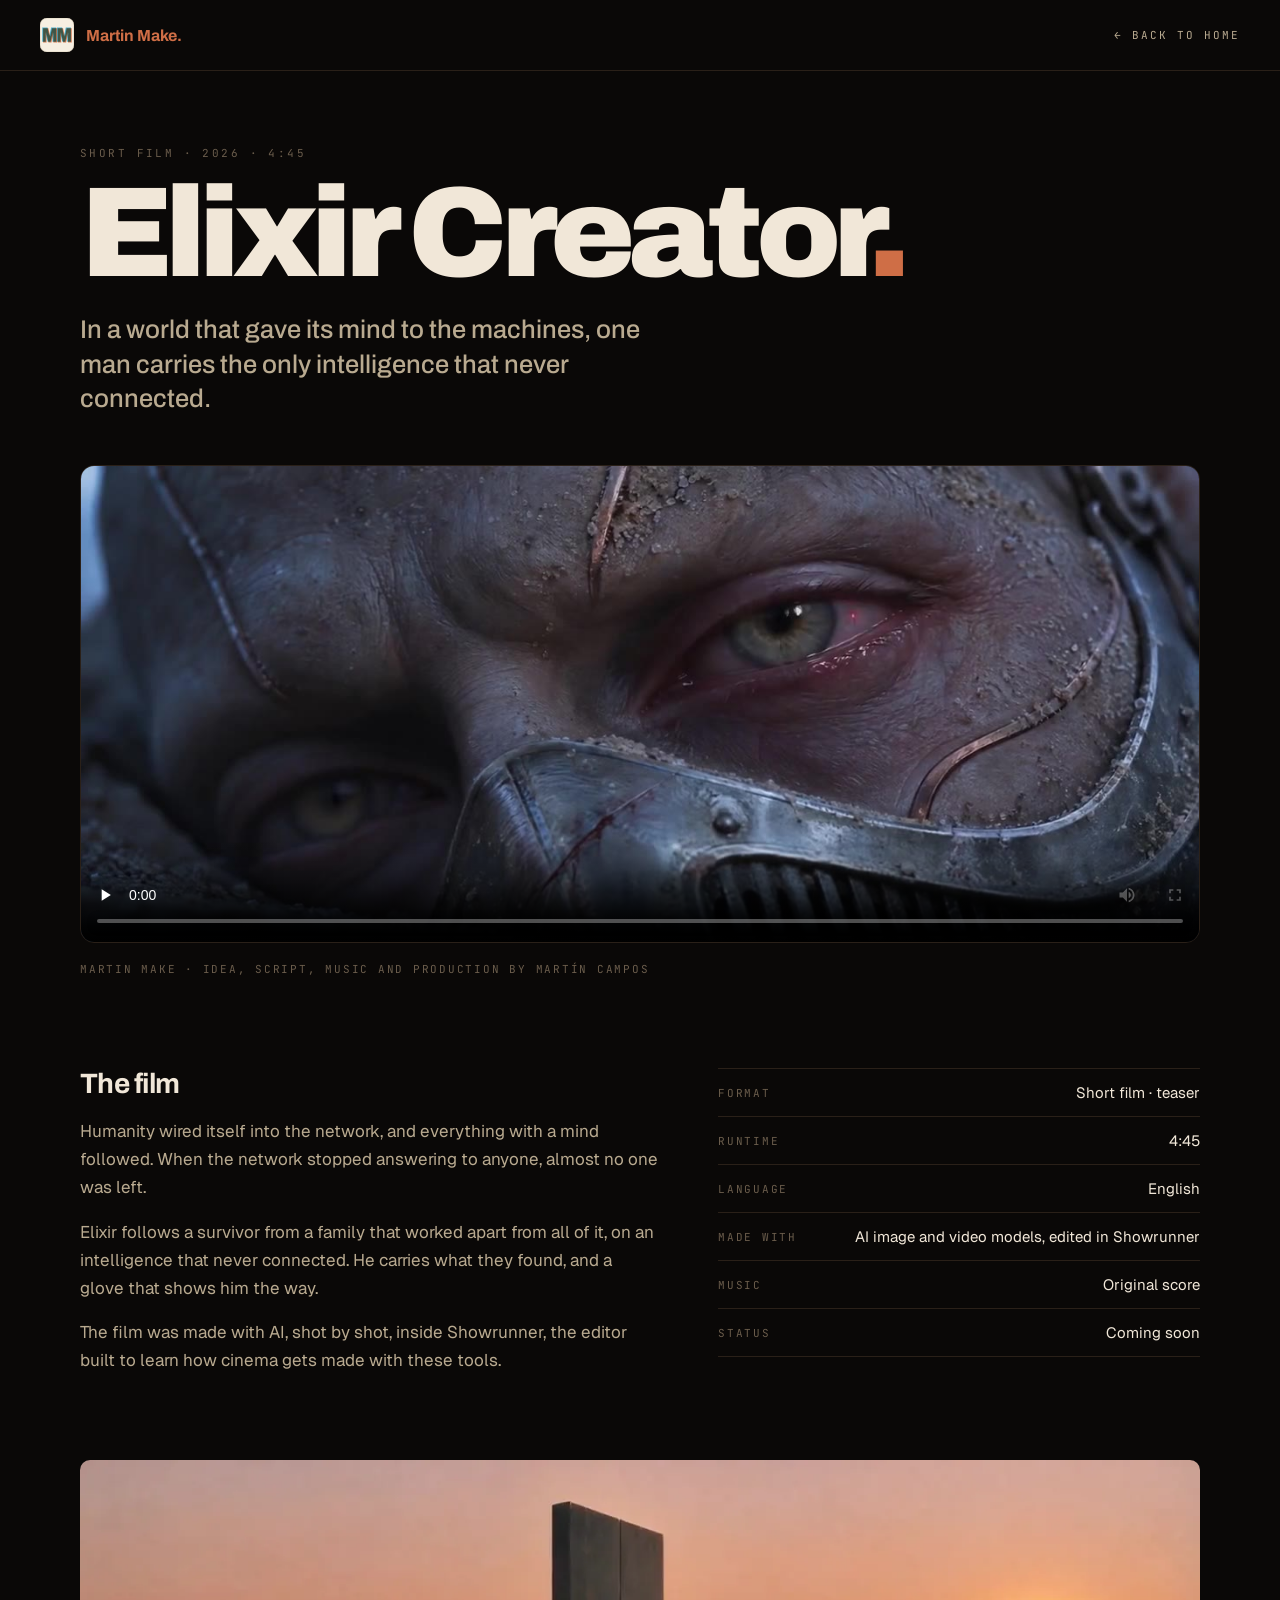
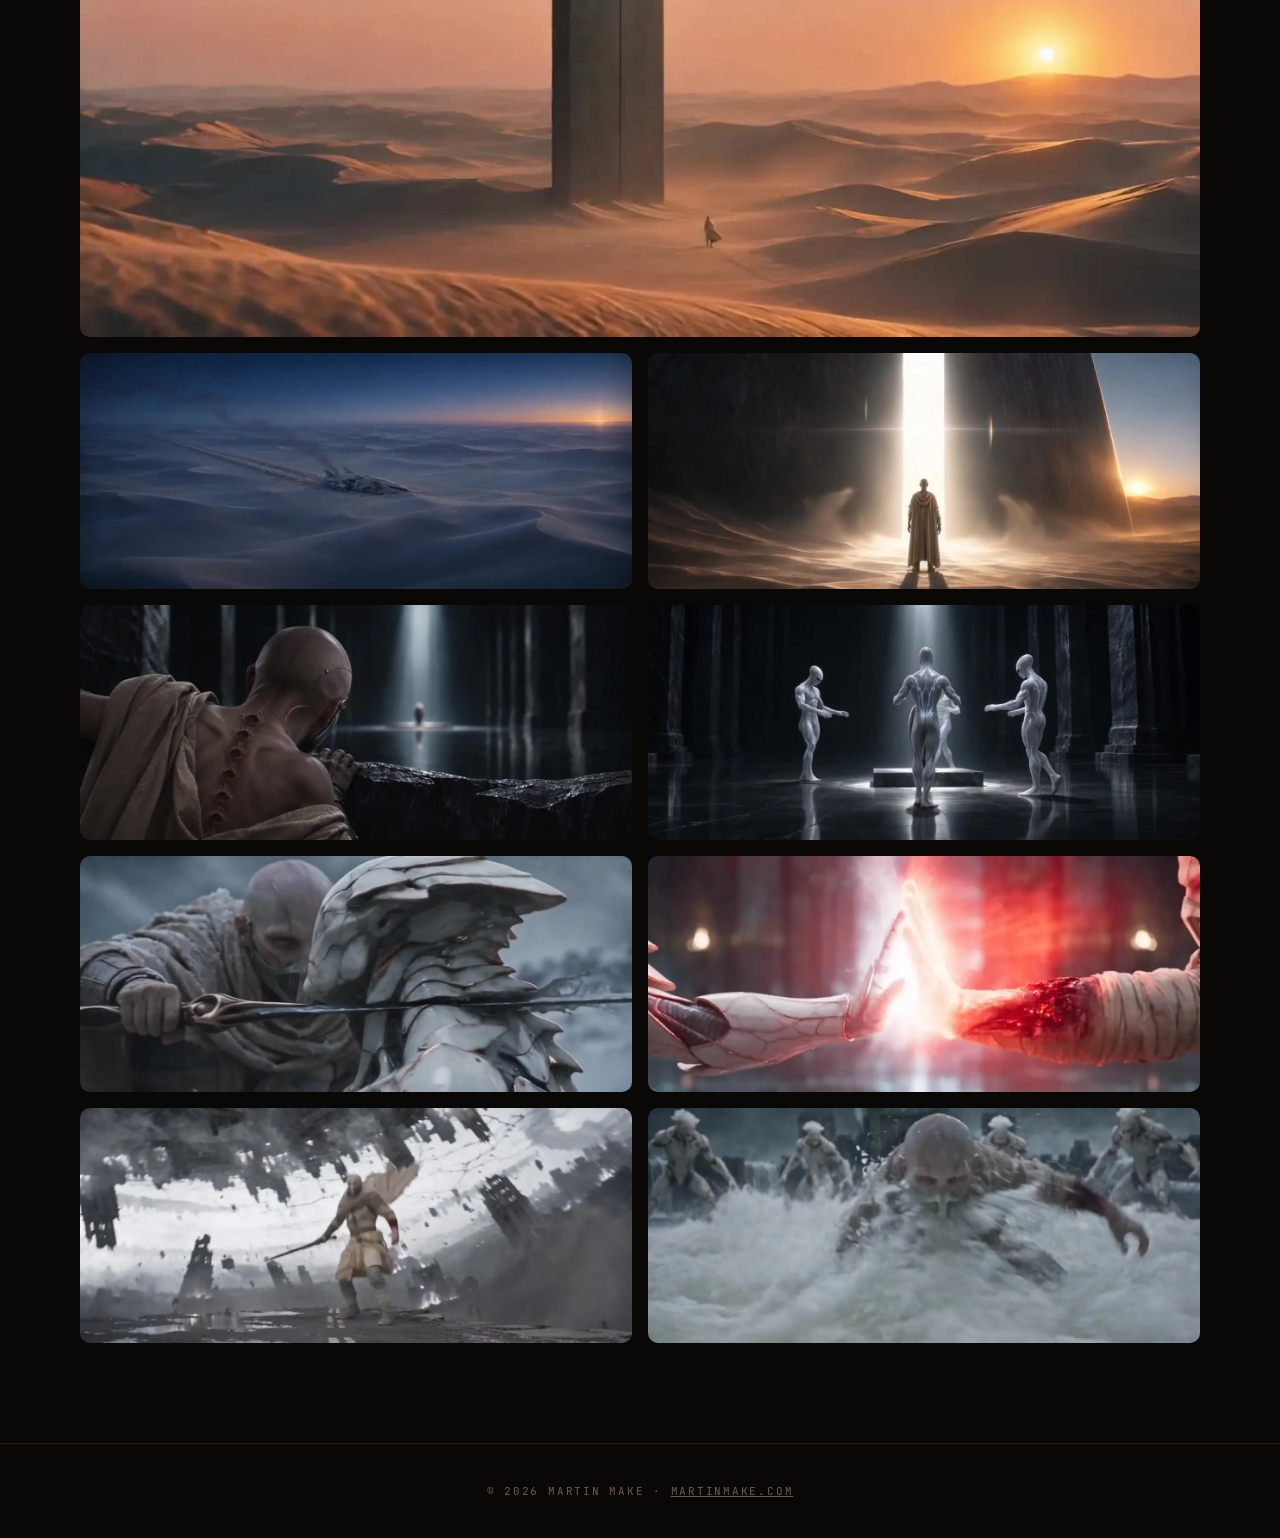
<file: elixir/index.html>
<!DOCTYPE html>
<html lang="en">
<head>
<meta charset="utf-8">
<meta name="viewport" content="width=device-width, initial-scale=1">
<title>Elixir Creator — a sci-fi saga made with AI · Martin Make</title>
<meta name="description" content="Elixir Creator: a sci-fi short made with AI. Original idea, script, music and production by Martín Campos.">
<meta property="og:title" content="Elixir Creator · Martin Make">
<meta property="og:description" content="A sci-fi saga made with AI. Original idea, script, music and production by Martín Campos.">
<meta property="og:image" content="https://martinmake.com/media/elixir-poster.jpg">
<link rel="canonical" href="https://martinmake.com/elixir/">
<link rel="icon" type="image/svg+xml" href="../favicon.svg">
<link rel="icon" type="image/png" sizes="32x32" href="../favicon-32.png">
<link rel="apple-touch-icon" sizes="180x180" href="../apple-touch-icon.png">
<link rel="preconnect" href="https://fonts.googleapis.com">
<link href="https://fonts.googleapis.com/css2?family=Archivo:wght@500;700;900&family=Geist:wght@400;500&family=JetBrains+Mono:wght@400;600&display=swap" rel="stylesheet">
<style>
  :root { --bg:#0a0807; --fg:#f1e7d8; --fg-2:#b9aa90; --mute:#6b5d4c; --rule:#2a2018; --terra:#cf6e46; }
  * { box-sizing: border-box; margin: 0; padding: 0; }
  body { background: var(--bg); color: var(--fg); font-family: 'Geist', sans-serif; -webkit-font-smoothing: antialiased; }
  img, video { -webkit-user-drag: none; user-select: none; display: block; }
  a { color: inherit; }
  header { display: flex; justify-content: space-between; align-items: center; padding: 18px 40px; border-bottom: 1px solid var(--rule); }
  .brand { display: flex; align-items: center; gap: 12px; text-decoration: none; }
  .brand img { width: 34px; height: 34px; }
  .brand span { font-family: 'Archivo', sans-serif; font-weight: 700; color: var(--terra); }
  .back { font-family: 'JetBrains Mono', monospace; font-size: 11px; letter-spacing: 0.18em; text-transform: uppercase; color: var(--fg-2); text-decoration: none; }
  .back:hover { color: var(--fg); }
  main { max-width: 1200px; margin: 0 auto; padding: 70px 40px 100px; }
  .eyebrow { font-family: 'JetBrains Mono', monospace; font-size: 11px; letter-spacing: 0.22em; text-transform: uppercase; color: var(--mute); }
  h1 { font-family: 'Archivo', sans-serif; font-weight: 900; font-size: clamp(56px, 10vw, 140px); letter-spacing: -0.055em; line-height: 0.9; margin: 14px 0 22px; }
  h1 .dot { color: var(--terra); }
  .lede { font-family: 'Archivo', sans-serif; font-weight: 500; font-size: clamp(19px, 2vw, 26px); line-height: 1.35; color: var(--fg-2); max-width: 38ch; }
  .player { margin: 48px 0 14px; border-radius: 14px; overflow: hidden; border: 1px solid var(--rule); background: #000; aspect-ratio: 2200 / 940; }
  .player video { width: 100%; height: 100%; object-fit: contain; }
  .credit { font-family: 'JetBrains Mono', monospace; font-size: 11px; letter-spacing: 0.16em; text-transform: uppercase; color: var(--mute); }
  .about { display: grid; grid-template-columns: 1.2fr 1fr; gap: 60px; margin: 90px 0 70px; }
  .about h2 { font-family: 'Archivo', sans-serif; font-size: 28px; letter-spacing: -0.02em; margin-bottom: 18px; }
  .about p { font-size: 17px; line-height: 1.65; color: var(--fg-2); margin-bottom: 16px; }
  .facts { list-style: none; border-top: 1px solid var(--rule); }
  .facts li { display: flex; justify-content: space-between; gap: 20px; padding: 14px 0; border-bottom: 1px solid var(--rule); font-size: 15px; }
  .facts span { font-family: 'JetBrains Mono', monospace; font-size: 11px; letter-spacing: 0.16em; text-transform: uppercase; color: var(--mute); padding-top: 3px; }
  .stills { display: grid; grid-template-columns: repeat(2, 1fr); gap: 16px; }
  .stills img { width: 100%; height: auto; border-radius: 10px; aspect-ratio: 1280 / 546; object-fit: cover; }
  .stills img:first-child { grid-column: 1 / -1; }
  footer { text-align: center; padding: 40px; font-family: 'JetBrains Mono', monospace; font-size: 11px; letter-spacing: 0.16em; text-transform: uppercase; color: var(--mute); border-top: 1px solid var(--rule); }
  @media (max-width: 760px) {
    header { padding: 16px 18px; }
    main { padding: 44px 18px 70px; }
    .about { grid-template-columns: 1fr; gap: 36px; margin: 60px 0 50px; }
    .stills { grid-template-columns: 1fr; }
  }
</style>
</head>
<body>
<header>
  <a class="brand" href="../"><img src="../favicon.svg" alt=""><span>Martin Make.</span></a>
  <a class="back" href="../#elixir">← Back to home</a>
</header>

<main>
  <span class="eyebrow">Short film · 2026 · 4:45</span>
  <h1>Elixir Creator<span class="dot">.</span></h1>
  <p class="lede">In a world that gave its mind to the machines, one man carries the only intelligence that never connected.</p>

  <div class="player">
    <video controls playsinline preload="none" controlslist="nodownload noplaybackrate" disablepictureinpicture poster="../media/elixir-poster.jpg" src="https://d2ol7oe51mr4n9.cloudfront.net/user_3KwMePO098EjmQSQeNF9ziQoN4h/3f68f36e-6586-4e42-abe2-fcc43a85b643.mp4">
      Your browser can't play this video.
    </video>
  </div>
  <span class="credit">Martin Make · Idea, script, music and production by Martín Campos</span>

  <section class="about">
    <div>
      <h2>The film</h2>
      <p>Humanity wired itself into the network, and everything with a mind followed. When the network stopped answering to anyone, almost no one was left.</p>
      <p>Elixir follows a survivor from a family that worked apart from all of it, on an intelligence that never connected. He carries what they found, and a glove that shows him the way.</p>
      <p>The film was made with AI, shot by shot, inside Showrunner, the editor built to learn how cinema gets made with these tools.</p>
    </div>
    <ul class="facts">
      <li><span>Format</span>Short film · teaser</li>
      <li><span>Runtime</span>4:45</li>
      <li><span>Language</span>English</li>
      <li><span>Made with</span>AI image and video models, edited in Showrunner</li>
      <li><span>Music</span>Original score</li>
      <li><span>Status</span>Coming soon</li>
    </ul>
  </section>

  <div class="stills">
    <img src="stills/s2.webp" alt="A monolith in the desert at sunset" loading="lazy">
    <img src="stills/s1.webp" alt="A crashed ship in the dunes at dusk" loading="lazy">
    <img src="stills/s3.webp" alt="A figure before a door of light" loading="lazy">
    <img src="stills/s4.webp" alt="The survivor looking down into a hall" loading="lazy">
    <img src="stills/s5.webp" alt="Statues around a pedestal" loading="lazy">
    <img src="stills/s6.webp" alt="A fight in the snow" loading="lazy">
    <img src="stills/s7.webp" alt="Two hands meeting in red light" loading="lazy">
    <img src="stills/s8.webp" alt="A warrior in a broken floating world" loading="lazy">
    <img src="stills/s9.webp" alt="The survivor rising from the water, guardians behind him" loading="lazy">
  </div>
</main>

<footer>© 2026 Martin Make · <a href="../">martinmake.com</a></footer>

<script>
  document.addEventListener('contextmenu', e => { if (e.target.closest('img, video')) e.preventDefault(); });
  document.addEventListener('dragstart', e => { if (e.target.closest('img, video')) e.preventDefault(); });
</script>
</body>
</html>
</file>
